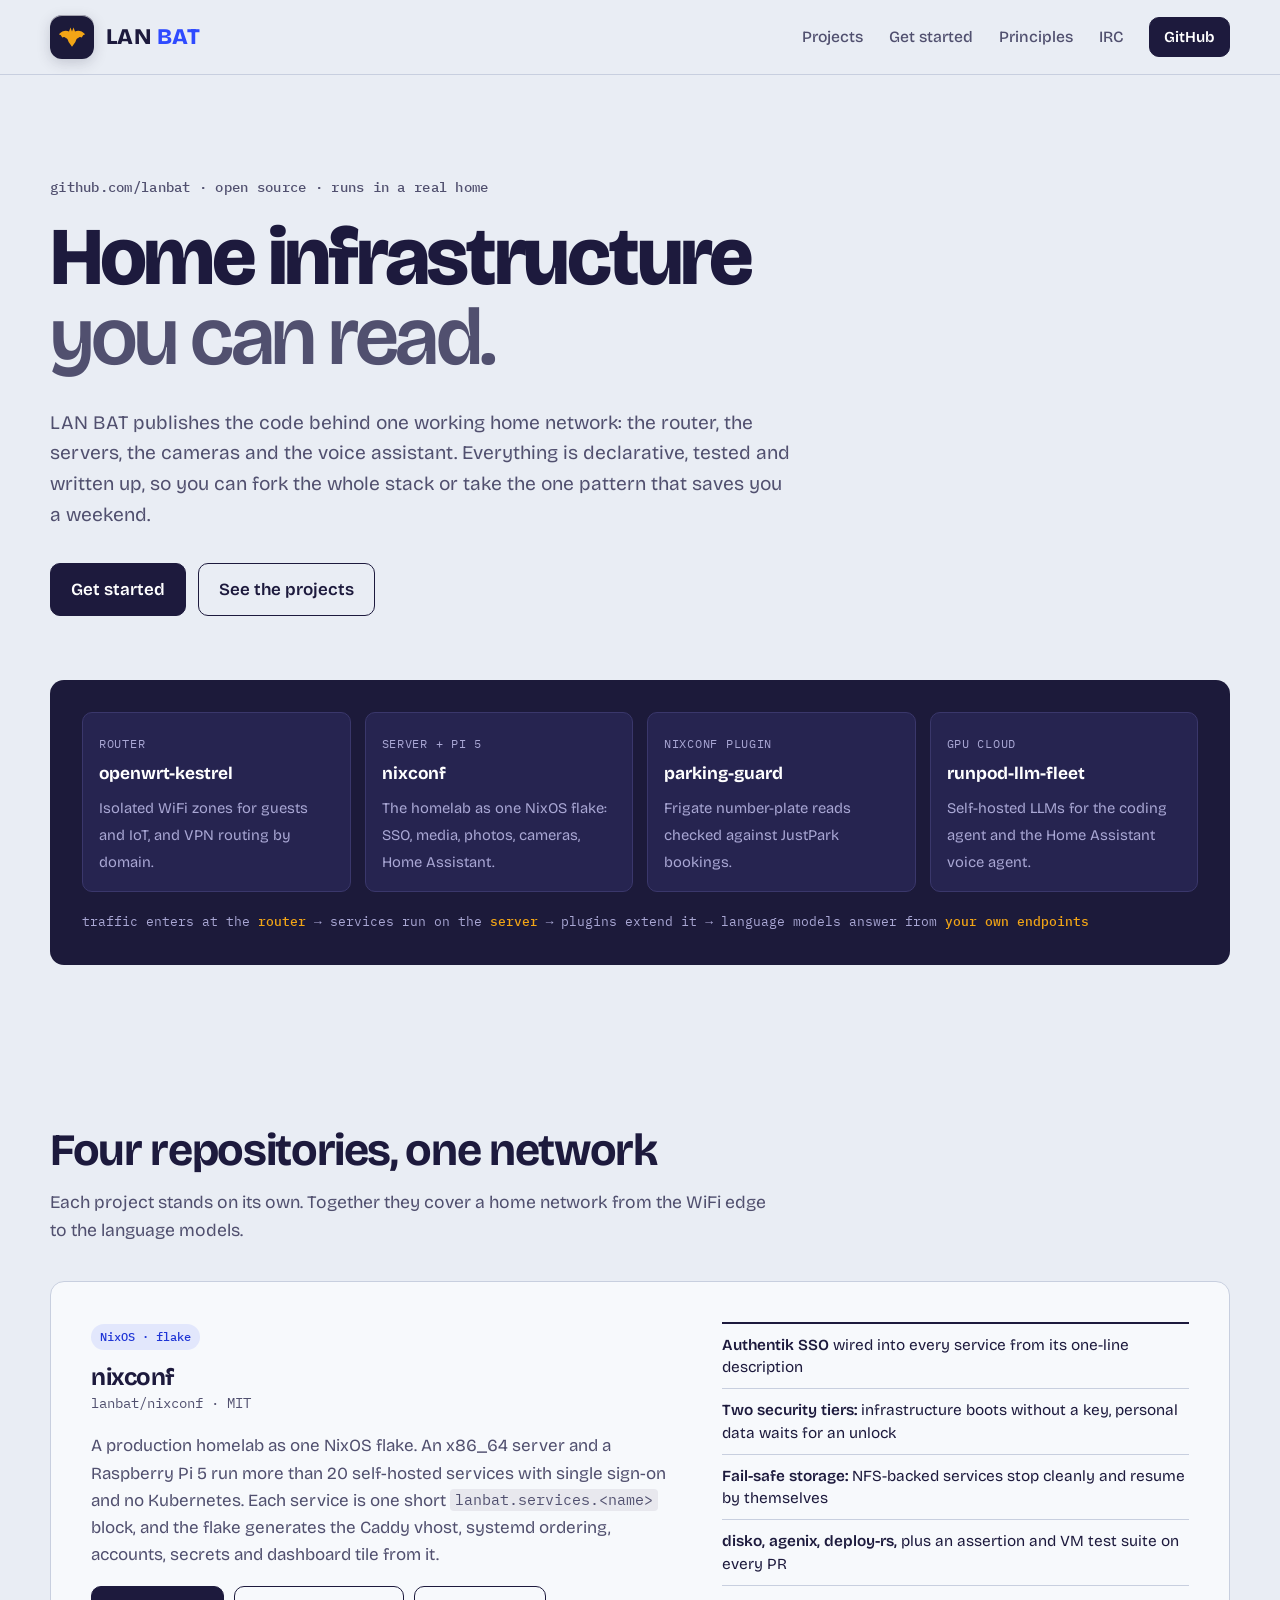
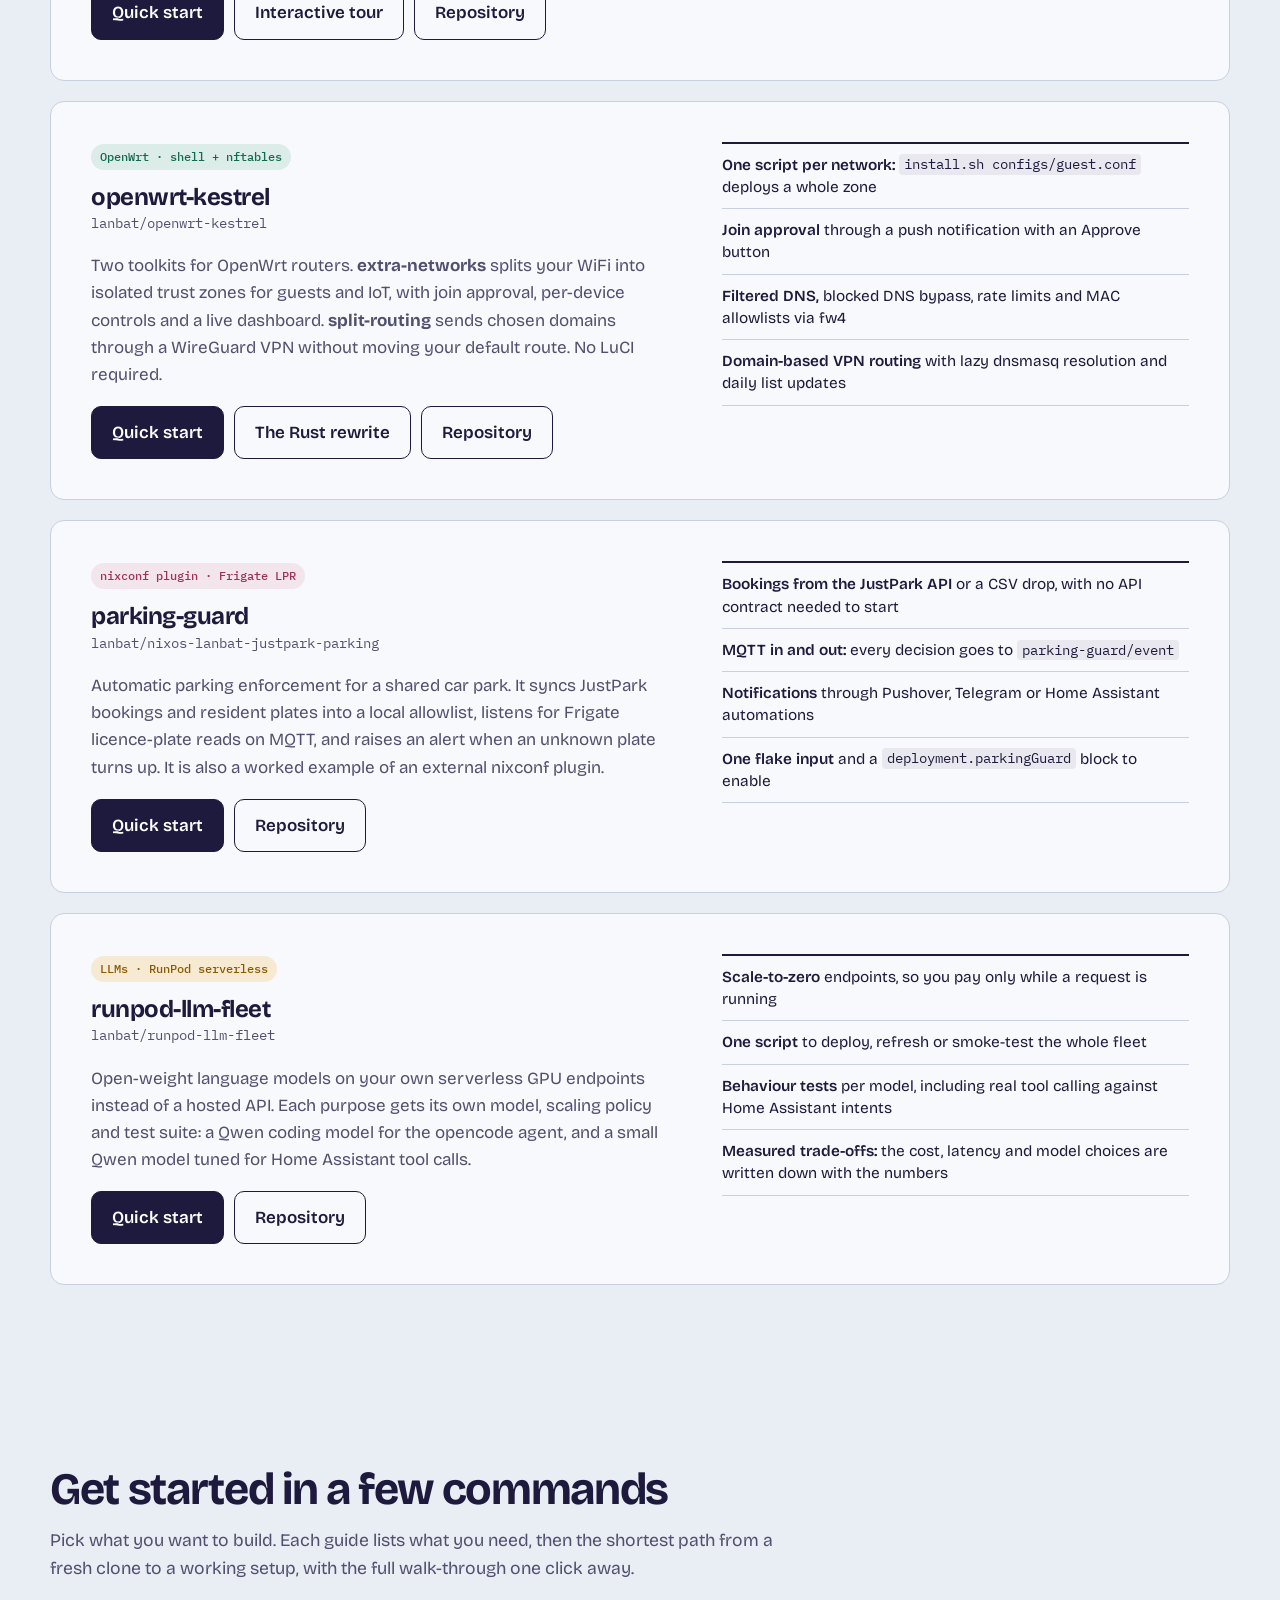
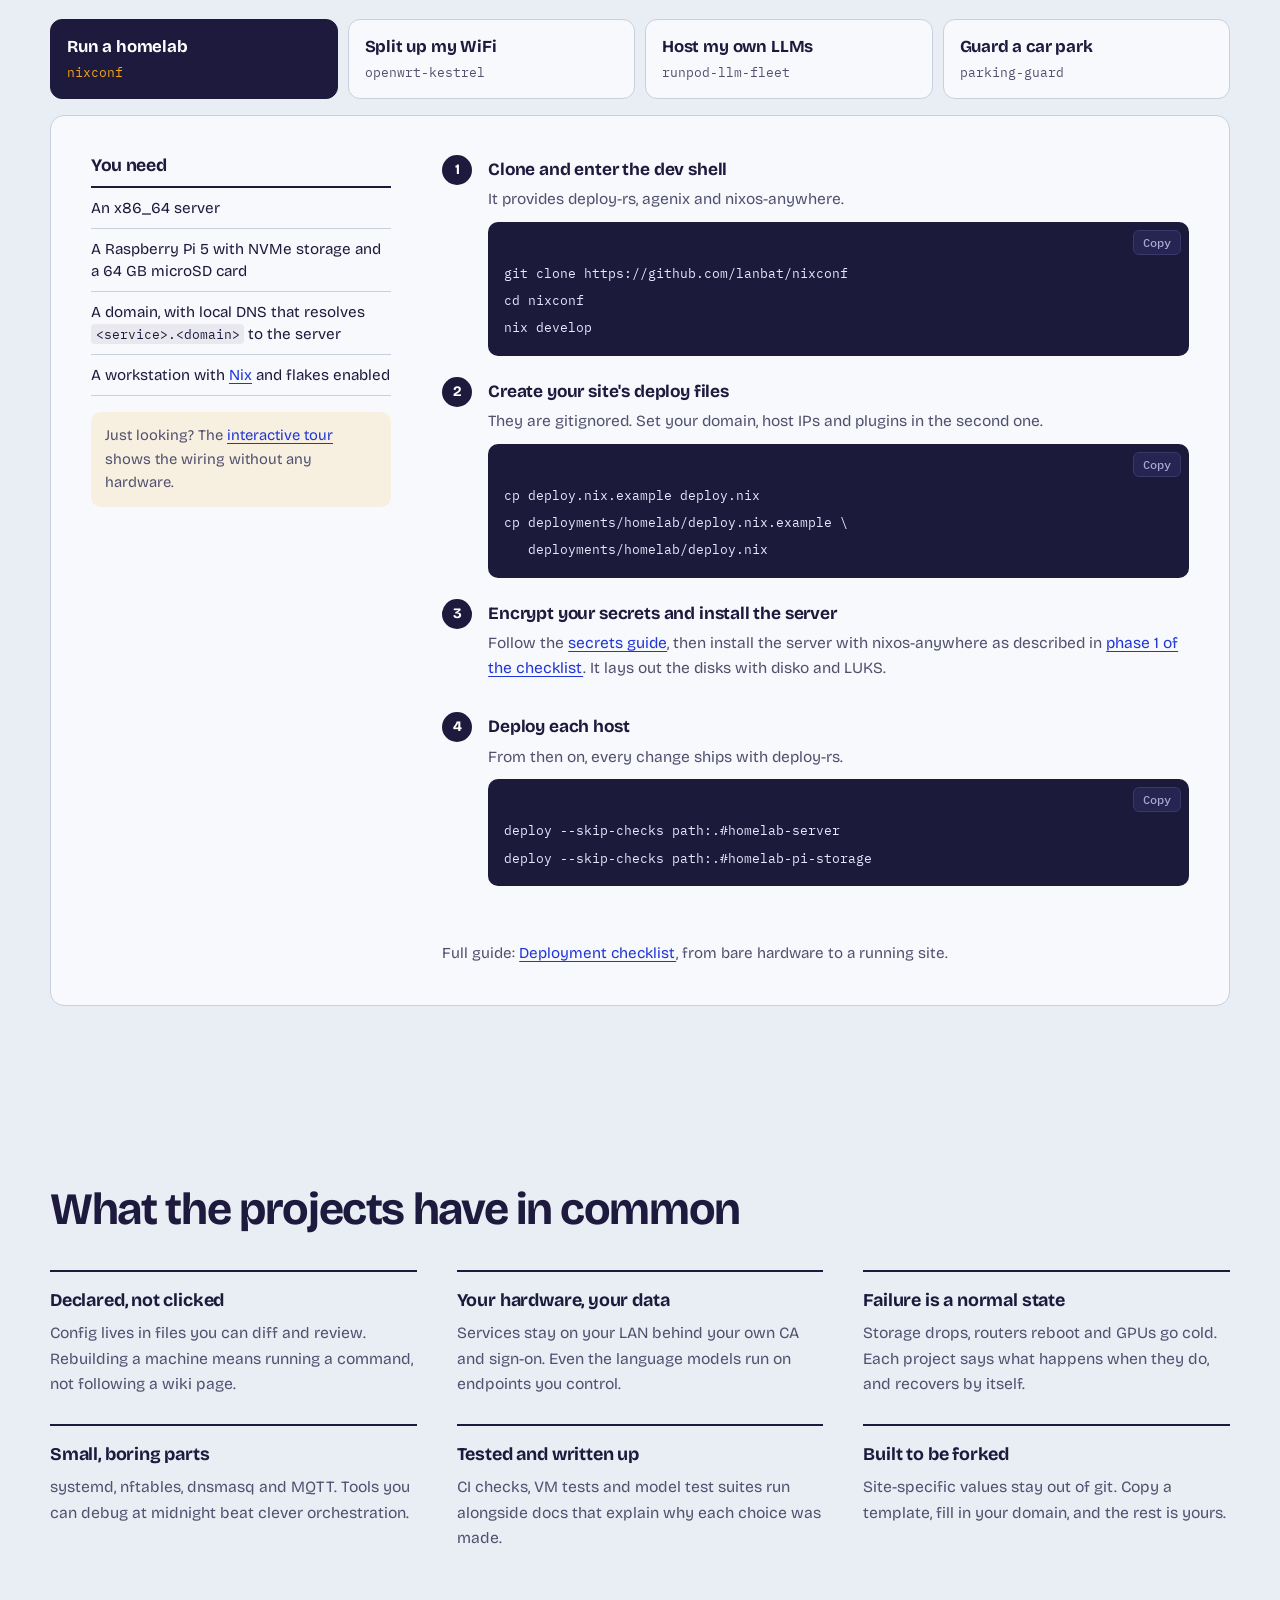
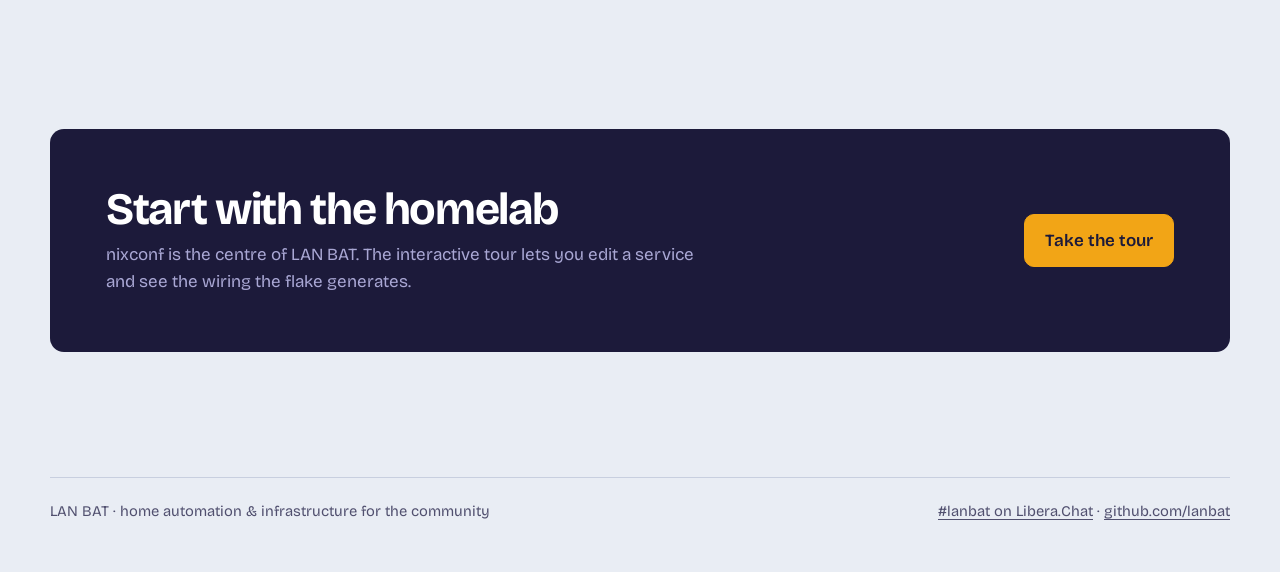
<file: index.html>
<!doctype html>
<html lang="en">
<head>
  <meta charset="utf-8">
  <meta name="viewport" content="width=device-width, initial-scale=1">
  <title>LAN BAT: open home infrastructure</title>
  <meta name="description" content="LAN BAT publishes the code behind a real home network: a NixOS homelab flake, OpenWrt router toolkits, a Frigate parking-enforcement plugin and a self-hosted LLM fleet. Read it, fork it, borrow the patterns.">
  <meta name="theme-color" content="#e9edf4">
  <link rel="icon" href="assets/favicon.svg" type="image/svg+xml">
  <link rel="canonical" href="https://lanbat.github.io/">

  <meta property="og:type" content="website">
  <meta property="og:title" content="LAN BAT: open home infrastructure">
  <meta property="og:description" content="A NixOS homelab, OpenWrt router toolkits, a Frigate LPR plugin and a self-hosted LLM fleet, all published as forkable references.">
  <meta property="og:url" content="https://lanbat.github.io/">
  <meta property="og:image" content="https://lanbat.github.io/assets/social.png">
  <meta property="og:image:width" content="1280">
  <meta property="og:image:height" content="640">
  <meta property="og:image:alt" content="LAN BAT: open home infrastructure you can read, fork and borrow from">
  <meta name="twitter:card" content="summary_large_image">

  <link rel="preload" href="assets/fonts/bricolage-grotesque-400-800.woff2" as="font" type="font/woff2" crossorigin>
  <link rel="stylesheet" href="assets/style.css">
</head>
<body>
  <a class="skip" href="#main">Skip to content</a>

  <header class="top">
    <div class="wrap top__row">
      <a class="mark" href="#top" aria-label="LAN BAT, top of page">
        <span class="mark__tile" aria-hidden="true"><svg viewBox="0 0 32 32" width="30" height="30"><path fill="currentColor" d="M16 10 17.6 5.8 19.2 10.2C22.5 8.6 26.5 9.4 30 13Q27.6 13.2 26.4 16.6Q24.2 15 22.4 17.4Q21 16.6 19.6 21.4L16 26.5 12.4 21.4Q11 16.6 9.6 17.4Q7.8 15 5.6 16.6Q4.4 13.2 2 13C5.5 9.4 9.5 8.6 12.8 10.2L14.4 5.8Z"/></svg></span>
        <span>LAN <span class="mark__b">BAT</span></span>
      </a>
      <nav class="top__nav" aria-label="Sections">
        <a href="#projects">Projects</a>
        <a href="#start">Get started</a>
        <a href="#principles">Principles</a>
        <a href="https://web.libera.chat/#lanbat">IRC</a>
        <a class="btn btn--small" href="https://github.com/lanbat">GitHub</a>
      </nav>
    </div>
  </header>

  <main id="main">
    <section class="hero" id="top">
      <div class="wrap">
        <p class="eyebrow">github.com/lanbat · open source · runs in a real home</p>
        <h1>Home infrastructure <span class="dim">you can read.</span></h1>
        <p class="lead">
          LAN BAT publishes the code behind one working home network: the router, the servers, the
          cameras and the voice assistant. Everything is declarative, tested and written up, so you
          can fork the whole stack or take the one pattern that saves you a weekend.
        </p>
        <div class="cta">
          <a class="btn" href="#start">Get started</a>
          <a class="btn btn--ghost" href="#projects">See the projects</a>
                  </div>

        <div class="map" aria-label="How the projects fit together">
          <a class="map__node" href="#kestrel">
            <span class="map__where">Router</span>
            <span class="map__name">openwrt-kestrel</span>
            <span class="map__does">Isolated WiFi zones for guests and IoT, and VPN routing by domain.</span>
          </a>
          <a class="map__node" href="#nixconf">
            <span class="map__where">Server + Pi 5</span>
            <span class="map__name">nixconf</span>
            <span class="map__does">The homelab as one NixOS flake: SSO, media, photos, cameras, Home Assistant.</span>
          </a>
          <a class="map__node" href="#parking">
            <span class="map__where">nixconf plugin</span>
            <span class="map__name">parking-guard</span>
            <span class="map__does">Frigate number-plate reads checked against JustPark bookings.</span>
          </a>
          <a class="map__node" href="#fleet">
            <span class="map__where">GPU cloud</span>
            <span class="map__name">runpod-llm-fleet</span>
            <span class="map__does">Self-hosted LLMs for the coding agent and the Home Assistant voice agent.</span>
          </a>
          <p class="map__caption">traffic enters at the <b>router</b> → services run on the <b>server</b> → plugins extend it → language models answer from <b>your own endpoints</b></p>
        </div>
      </div>
    </section>

    <section class="section" id="projects" aria-labelledby="projects-h">
      <div class="wrap">
        <div class="section__head">
          <h2 id="projects-h">Four repositories, one network</h2>
          <p>Each project stands on its own. Together they cover a home network from the WiFi edge to the language models.</p>
        </div>

        <div class="projects">
          <article class="proj" id="nixconf" aria-labelledby="nixconf-h">
            <div>
              <span class="proj__tag proj__tag--cobalt">NixOS · flake</span>
              <h3 id="nixconf-h">nixconf</h3>
              <p class="proj__repo">lanbat/nixconf · MIT</p>
              <p>
                A production homelab as one NixOS flake. An x86_64 server and a Raspberry Pi 5 run more than
                20 self-hosted services with single sign-on and no Kubernetes. Each service is one short
                <code>lanbat.services.&lt;name&gt;</code> block, and the flake generates the Caddy vhost,
                systemd ordering, accounts, secrets and dashboard tile from it.
              </p>
              <div class="proj__links">
                <a class="btn" href="#start-nixconf" data-tab-link="nixconf">Quick start</a>
                <a class="btn btn--ghost" href="https://lanbat.github.io/nixconf/">Interactive tour</a>
                <a class="btn btn--ghost" href="https://github.com/lanbat/nixconf">Repository</a>
              </div>
            </div>
            <ul>
              <li><b>Authentik SSO</b> wired into every service from its one-line description</li>
              <li><b>Two security tiers:</b> infrastructure boots without a key, personal data waits for an unlock</li>
              <li><b>Fail-safe storage:</b> NFS-backed services stop cleanly and resume by themselves</li>
              <li><b>disko, agenix, deploy-rs,</b> plus an assertion and VM test suite on every PR</li>
            </ul>
          </article>

          <article class="proj" id="kestrel" aria-labelledby="kestrel-h">
            <div>
              <span class="proj__tag proj__tag--moss">OpenWrt · shell + nftables</span>
              <h3 id="kestrel-h">openwrt-kestrel</h3>
              <p class="proj__repo">lanbat/openwrt-kestrel</p>
              <p>
                Two toolkits for OpenWrt routers. <strong>extra-networks</strong> splits your WiFi into isolated
                trust zones for guests and IoT, with join approval, per-device controls and a live
                dashboard. <strong>split-routing</strong> sends chosen domains through a WireGuard VPN without
                moving your default route. No LuCI required.
              </p>
              <div class="proj__links">
                <a class="btn" href="#start-kestrel" data-tab-link="kestrel">Quick start</a>
                <a class="btn btn--ghost" href="kestrel/">The Rust rewrite</a>
                <a class="btn btn--ghost" href="https://github.com/lanbat/openwrt-kestrel">Repository</a>
              </div>
            </div>
            <ul>
              <li><b>One script per network:</b> <code>install.sh configs/guest.conf</code> deploys a whole zone</li>
              <li><b>Join approval</b> through a push notification with an Approve button</li>
              <li><b>Filtered DNS,</b> blocked DNS bypass, rate limits and MAC allowlists via fw4</li>
              <li><b>Domain-based VPN routing</b> with lazy dnsmasq resolution and daily list updates</li>
            </ul>
          </article>

          <article class="proj" id="parking" aria-labelledby="parking-h">
            <div>
              <span class="proj__tag proj__tag--rose">nixconf plugin · Frigate LPR</span>
              <h3 id="parking-h">parking-guard</h3>
              <p class="proj__repo">lanbat/nixos-lanbat-justpark-parking</p>
              <p>
                Automatic parking enforcement for a shared car park. It syncs JustPark bookings and resident
                plates into a local allowlist, listens for Frigate licence-plate reads on MQTT, and raises an
                alert when an unknown plate turns up. It is also a worked example of an external nixconf plugin.
              </p>
              <div class="proj__links">
                <a class="btn" href="#start-parking" data-tab-link="parking">Quick start</a>
                <a class="btn btn--ghost" href="https://github.com/lanbat/nixos-lanbat-justpark-parking">Repository</a>
              </div>
            </div>
            <ul>
              <li><b>Bookings from the JustPark API</b> or a CSV drop, with no API contract needed to start</li>
              <li><b>MQTT in and out:</b> every decision goes to <code>parking-guard/event</code></li>
              <li><b>Notifications</b> through Pushover, Telegram or Home Assistant automations</li>
              <li><b>One flake input</b> and a <code>deployment.parkingGuard</code> block to enable</li>
            </ul>
          </article>

          <article class="proj" id="fleet" aria-labelledby="fleet-h">
            <div>
              <span class="proj__tag proj__tag--amber">LLMs · RunPod serverless</span>
              <h3 id="fleet-h">runpod-llm-fleet</h3>
              <p class="proj__repo">lanbat/runpod-llm-fleet</p>
              <p>
                Open-weight language models on your own serverless GPU endpoints instead of a hosted API. Each
                purpose gets its own model, scaling policy and test suite: a Qwen coding model for the opencode
                agent, and a small Qwen model tuned for Home Assistant tool calls.
              </p>
              <div class="proj__links">
                <a class="btn" href="#start-fleet" data-tab-link="fleet">Quick start</a>
                <a class="btn btn--ghost" href="https://github.com/lanbat/runpod-llm-fleet">Repository</a>
              </div>
            </div>
            <ul>
              <li><b>Scale-to-zero</b> endpoints, so you pay only while a request is running</li>
              <li><b>One script</b> to deploy, refresh or smoke-test the whole fleet</li>
              <li><b>Behaviour tests</b> per model, including real tool calling against Home Assistant intents</li>
              <li><b>Measured trade-offs:</b> the cost, latency and model choices are written down with the numbers</li>
            </ul>
          </article>
        </div>
      </div>
    </section>

    <section class="section" id="start" aria-labelledby="start-h">
      <div class="wrap">
        <div class="section__head">
          <h2 id="start-h">Get started in a few commands</h2>
          <p>Pick what you want to build. Each guide lists what you need, then the shortest path from a fresh clone to a working setup, with the full walk-through one click away.</p>
        </div>

        <div class="start" data-tabs>
          <div class="start__tabs" role="tablist" aria-label="Choose a project">
            <button role="tab" id="tab-nixconf" aria-controls="start-nixconf" aria-selected="true"><span class="start__goal">Run a homelab</span><span class="start__proj">nixconf</span></button>
            <button role="tab" id="tab-kestrel" aria-controls="start-kestrel" aria-selected="false" tabindex="-1"><span class="start__goal">Split up my WiFi</span><span class="start__proj">openwrt-kestrel</span></button>
            <button role="tab" id="tab-fleet" aria-controls="start-fleet" aria-selected="false" tabindex="-1"><span class="start__goal">Host my own LLMs</span><span class="start__proj">runpod-llm-fleet</span></button>
            <button role="tab" id="tab-parking" aria-controls="start-parking" aria-selected="false" tabindex="-1"><span class="start__goal">Guard a car park</span><span class="start__proj">parking-guard</span></button>
          </div>

          <!-- nixconf -->
          <div class="start__panel" role="tabpanel" id="start-nixconf" aria-labelledby="tab-nixconf" tabindex="0">
            <div class="need">
              <h3>You need</h3>
              <ul>
                <li>An x86_64 server</li>
                <li>A Raspberry Pi 5 with NVMe storage and a 64 GB microSD card</li>
                <li>A domain, with local DNS that resolves <code>&lt;service&gt;.&lt;domain&gt;</code> to the server</li>
                <li>A workstation with <a href="https://nixos.org/download/">Nix</a> and flakes enabled</li>
              </ul>
              <p class="need__tip">Just looking? The <a href="https://lanbat.github.io/nixconf/">interactive tour</a> shows the wiring without any hardware.</p>
            </div>
            <ol class="steps">
              <li>
                <h4>Clone and enter the dev shell</h4>
                <p>It provides deploy-rs, agenix and nixos-anywhere.</p>
                <div class="code"><button class="copy" type="button" data-copy>Copy</button><pre><code>git clone https://github.com/lanbat/nixconf
cd nixconf
nix develop</code></pre></div>
              </li>
              <li>
                <h4>Create your site's deploy files</h4>
                <p>They are gitignored. Set your domain, host IPs and plugins in the second one.</p>
                <div class="code"><button class="copy" type="button" data-copy>Copy</button><pre><code>cp deploy.nix.example deploy.nix
cp deployments/homelab/deploy.nix.example \
   deployments/homelab/deploy.nix</code></pre></div>
              </li>
              <li>
                <h4>Encrypt your secrets and install the server</h4>
                <p>Follow the <a href="https://github.com/lanbat/nixconf/blob/master/secrets/README.md">secrets guide</a>, then install the server with nixos-anywhere as described in <a href="https://github.com/lanbat/nixconf/blob/master/docs/deployment-checklist.md">phase 1 of the checklist</a>. It lays out the disks with disko and LUKS.</p>
              </li>
              <li>
                <h4>Deploy each host</h4>
                <p>From then on, every change ships with deploy-rs.</p>
                <div class="code"><button class="copy" type="button" data-copy>Copy</button><pre><code>deploy --skip-checks path:.#homelab-server
deploy --skip-checks path:.#homelab-pi-storage</code></pre></div>
              </li>
            </ol>
            <p class="more">Full guide: <a href="https://github.com/lanbat/nixconf/blob/master/docs/deployment-checklist.md">Deployment checklist</a>, from bare hardware to a running site.</p>
          </div>

          <!-- kestrel -->
          <div class="start__panel" role="tabpanel" id="start-kestrel" aria-labelledby="tab-kestrel" tabindex="0">
            <div class="need">
              <h3>You need</h3>
              <ul>
                <li>A router running OpenWrt with fw4 / nftables</li>
                <li>SSH access to it as root</li>
                <li>For split-routing, a WireGuard VPN provider such as Mullvad</li>
              </ul>
              <p class="need__tip">No LuCI needed. Everything installs from shell scripts and survives <code>sysupgrade</code>.</p>
            </div>
            <ol class="steps">
              <li>
                <h4>Clone onto the router</h4>
                <div class="code"><button class="copy" type="button" data-copy>Copy</button><pre><code>git clone https://github.com/lanbat/openwrt-kestrel /root/openwrt-router
cd /root/openwrt-router</code></pre></div>
              </li>
              <li>
                <h4>Describe a network</h4>
                <p>Each network is one config file. Set at least <code>WIFI_KEY</code>, <code>SSID</code> and <code>SUBNET</code>.</p>
                <div class="code"><button class="copy" type="button" data-copy>Copy</button><pre><code>cp extra-networks/configs/guest.conf.example \
   extra-networks/configs/guest.conf
vi extra-networks/configs/guest.conf</code></pre></div>
              </li>
              <li>
                <h4>Install it</h4>
                <p>This creates the subnet, firewall zone, filtered DNS, rate limits and dashboard. Repeat for <code>untrusted.conf</code> to isolate IoT devices.</p>
                <div class="code"><button class="copy" type="button" data-copy>Copy</button><pre><code>sh extra-networks/install.sh extra-networks/configs/guest.conf</code></pre></div>
              </li>
              <li>
                <h4>Optional: route chosen domains through a VPN</h4>
                <p>Put your tiers and domain lists in <code>/etc/split-routing/</code>, then run the installer.</p>
                <div class="code"><button class="copy" type="button" data-copy>Copy</button><pre><code>sh split-routing/install.sh</code></pre></div>
              </li>
            </ol>
            <p class="more">Full guides: <a href="https://github.com/lanbat/openwrt-kestrel/blob/main/extra-networks/README.md">extra-networks</a> · <a href="https://github.com/lanbat/openwrt-kestrel/blob/main/split-routing/docs/mullvad-routing.md">split-routing</a> · <a href="https://github.com/lanbat/openwrt-kestrel/blob/main/split-routing/docs/troubleshooting.md">troubleshooting</a></p>
          </div>

          <!-- fleet -->
          <div class="start__panel" role="tabpanel" id="start-fleet" aria-labelledby="tab-fleet" tabindex="0">
            <div class="need">
              <h3>You need</h3>
              <ul>
                <li>A <a href="https://www.runpod.io/">RunPod</a> account and API key</li>
                <li><code>curl</code>, <code>python3</code>, <code>sqlite3</code> and <code>npm</code></li>
              </ul>
              <p class="need__tip">Endpoints scale to zero, so you pay only while a request is running. The first request after an idle period waits for a cold start.</p>
            </div>
            <ol class="steps">
              <li>
                <h4>Clone and store your key</h4>
                <div class="code"><button class="copy" type="button" data-copy>Copy</button><pre><code>git clone https://github.com/lanbat/runpod-llm-fleet
cd runpod-llm-fleet
mkdir -p ~/.config/envman
echo 'export RUNPOD_API_KEY="rpa_..."' > ~/.config/envman/RUNPOD.env</code></pre></div>
              </li>
              <li>
                <h4>Deploy the fleet</h4>
                <p>This deploys or refreshes both endpoints, installs the opencode config and runs smoke tests. Use <code>coding</code> for the coding endpoint only.</p>
                <div class="code"><button class="copy" type="button" data-copy>Copy</button><pre><code>./scripts/deploy-fleet.sh all</code></pre></div>
              </li>
              <li>
                <h4>Point opencode at it</h4>
                <div class="code"><button class="copy" type="button" data-copy>Copy</button><pre><code>npm install -g @opencode/cli
./scripts/setup-opencode.sh
./scripts/validate-opencode.sh</code></pre></div>
              </li>
              <li>
                <h4>Optional: give Home Assistant a voice</h4>
                <p>Install the <a href="https://github.com/jekalmin/extended_openai_conversation">extended_openai_conversation</a> integration and copy the settings from <code>models/home-assistant/ha-integration.yaml</code>.</p>
              </li>
            </ol>
            <p class="more">Full guides: <a href="https://github.com/lanbat/runpod-llm-fleet/blob/main/docs/opencode-setup.md">opencode setup</a> · <a href="https://github.com/lanbat/runpod-llm-fleet/blob/main/docs/runpod-setup.md">new RunPod endpoint</a></p>
          </div>

          <!-- parking -->
          <div class="start__panel" role="tabpanel" id="start-parking" aria-labelledby="tab-parking" tabindex="0">
            <div class="need">
              <h3>You need</h3>
              <ul>
                <li>A <a href="#start-nixconf" data-tab-link="nixconf">nixconf</a> server with the services plugin (Frigate, Mosquitto, Home Assistant)</li>
                <li>A camera on the car park with Frigate licence-plate recognition</li>
                <li>Your JustPark site ID. API access is optional: a CSV export works too</li>
              </ul>
            </div>
            <ol class="steps">
              <li>
                <h4>Add the flake input</h4>
                <p>In your nixconf <code>flake.nix</code>:</p>
                <div class="code"><button class="copy" type="button" data-copy>Copy</button><pre><code>inputs.lanbat-justpark-parking.url = "github:lanbat/nixos-lanbat-justpark-parking";
inputs.lanbat-justpark-parking.inputs.nixpkgs.follows = "nixpkgs";</code></pre></div>
              </li>
              <li>
                <h4>Enable the plugin and describe your site</h4>
                <p>In <code>deployments/homelab/deploy.nix</code>:</p>
                <div class="code"><button class="copy" type="button" data-copy>Copy</button><pre><code>hosts.server.plugins = [
  inputs.self.lanbatPlugins.services
  inputs.lanbat-justpark-parking.lanbatPlugin
];

deployment.parkingGuard = {
  siteId = "YOUR_JUSTPARK_SITE_ID";
  cameras = [ "c1" ];
  graceMinutes = 5;
  cooldownMinutes = 30;
};</code></pre></div>
              </li>
              <li>
                <h4>Add secrets and deploy</h4>
                <p>Create <code>parking-guard-mqtt-pass.age</code>, and optionally the JustPark and notification secrets, as listed in the <a href="https://github.com/lanbat/nixos-lanbat-justpark-parking/blob/main/secrets/README.md">secrets guide</a>. Then deploy the server.</p>
                <div class="code"><button class="copy" type="button" data-copy>Copy</button><pre><code>deploy --skip-checks path:.#homelab-server</code></pre></div>
              </li>
            </ol>
            <p class="more">Full guides: <a href="https://github.com/lanbat/nixos-lanbat-justpark-parking#readme">README</a> · <a href="https://github.com/lanbat/nixos-lanbat-justpark-parking/blob/main/docs/home-assistant.md">Home Assistant automations</a></p>
          </div>
        </div>
      </div>
    </section>

    <section class="section" id="principles" aria-labelledby="principles-h">
      <div class="wrap">
        <div class="section__head">
          <h2 id="principles-h">What the projects have in common</h2>
        </div>
        <ul class="beliefs">
          <li><h4>Declared, not clicked</h4><p>Config lives in files you can diff and review. Rebuilding a machine means running a command, not following a wiki page.</p></li>
          <li><h4>Your hardware, your data</h4><p>Services stay on your LAN behind your own CA and sign-on. Even the language models run on endpoints you control.</p></li>
          <li><h4>Failure is a normal state</h4><p>Storage drops, routers reboot and GPUs go cold. Each project says what happens when they do, and recovers by itself.</p></li>
          <li><h4>Small, boring parts</h4><p>systemd, nftables, dnsmasq and MQTT. Tools you can debug at midnight beat clever orchestration.</p></li>
          <li><h4>Tested and written up</h4><p>CI checks, VM tests and model test suites run alongside docs that explain why each choice was made.</p></li>
          <li><h4>Built to be forked</h4><p>Site-specific values stay out of git. Copy a template, fill in your domain, and the rest is yours.</p></li>
        </ul>
      </div>
    </section>

    <section class="section">
      <div class="wrap">
        <div class="band">
          <div>
            <h2>Start with the homelab</h2>
            <p>nixconf is the centre of LAN BAT. The interactive tour lets you edit a service and see the wiring the flake generates.</p>
          </div>
          <a class="btn btn--light" href="https://lanbat.github.io/nixconf/">Take the tour</a>
        </div>
      </div>
    </section>
  </main>

  <footer class="foot">
    <div class="wrap foot__row">
      <span>LAN BAT · home automation &amp; infrastructure for the community</span>
      <span><a href="https://web.libera.chat/#lanbat">#lanbat on Libera.Chat</a> · <a href="https://github.com/lanbat">github.com/lanbat</a></span>
    </div>
  </footer>
  <script src="assets/app.js" defer></script>
</body>
</html>
</file>
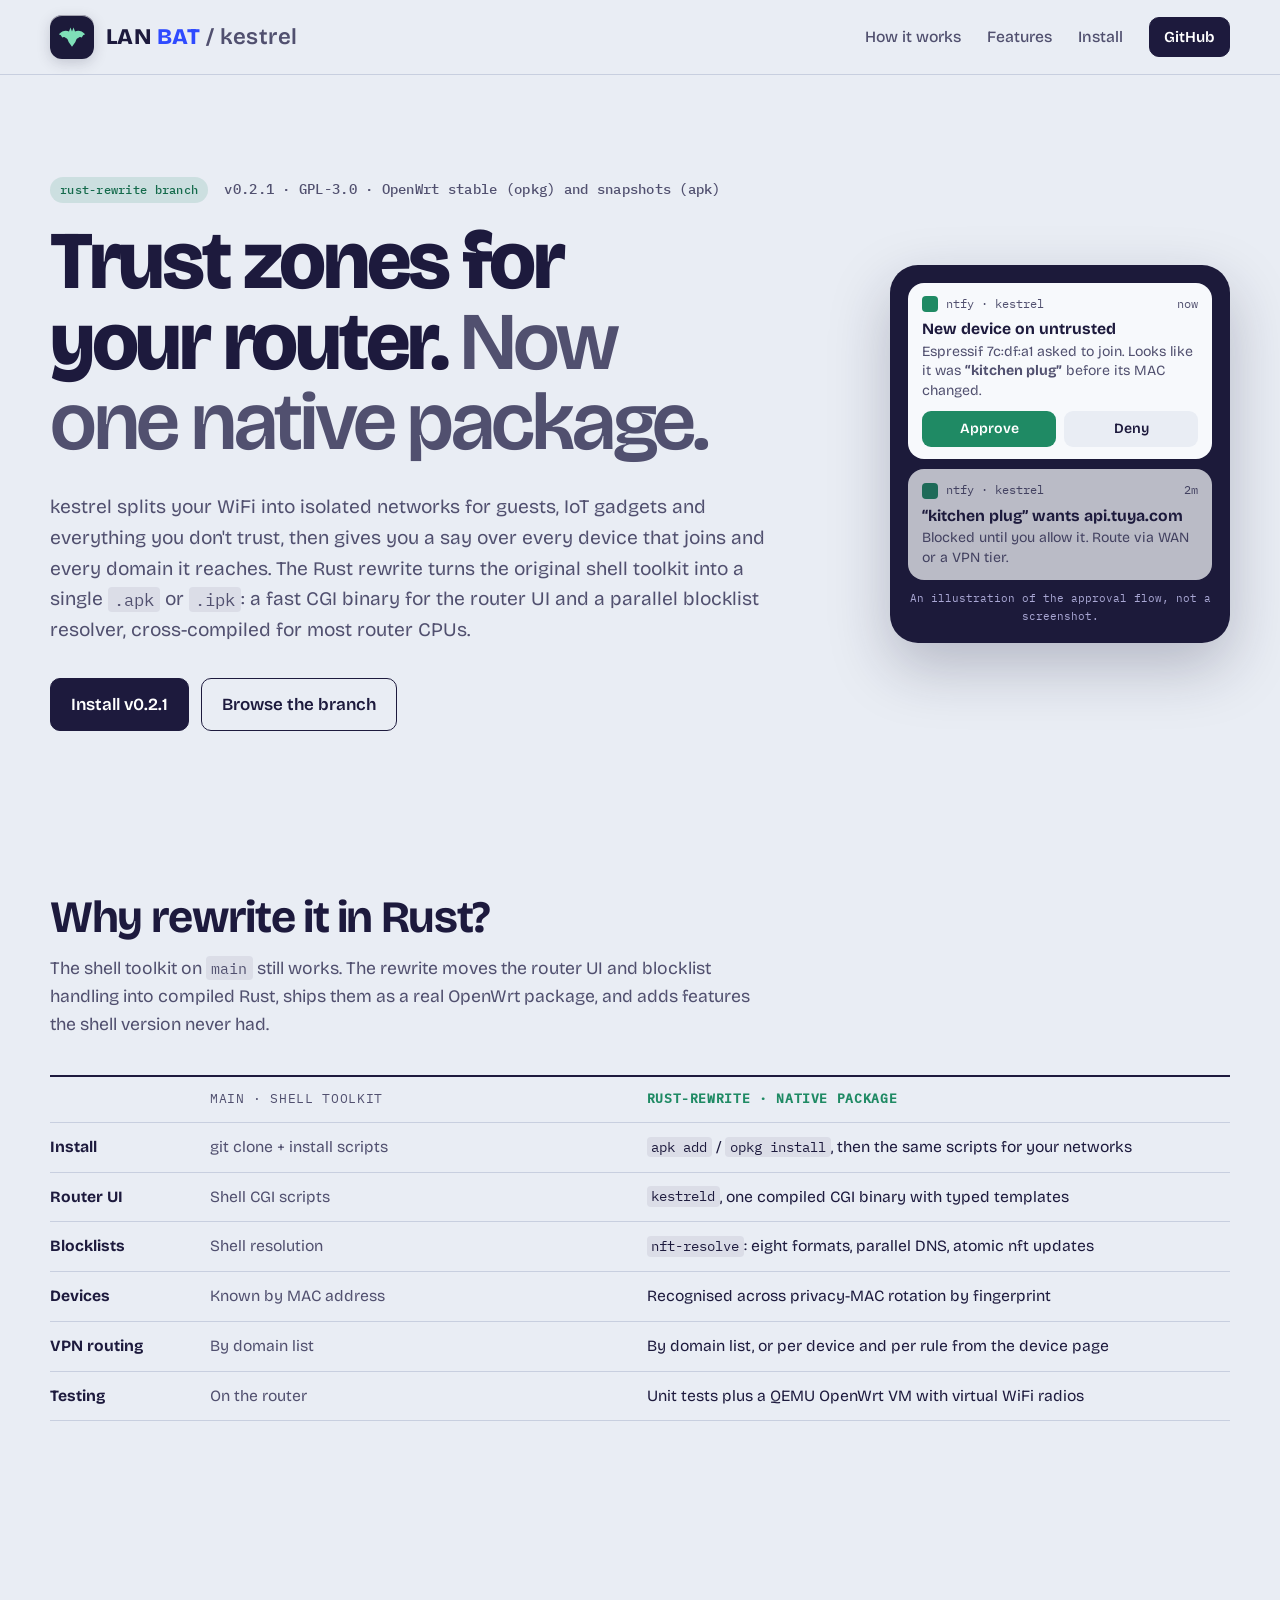
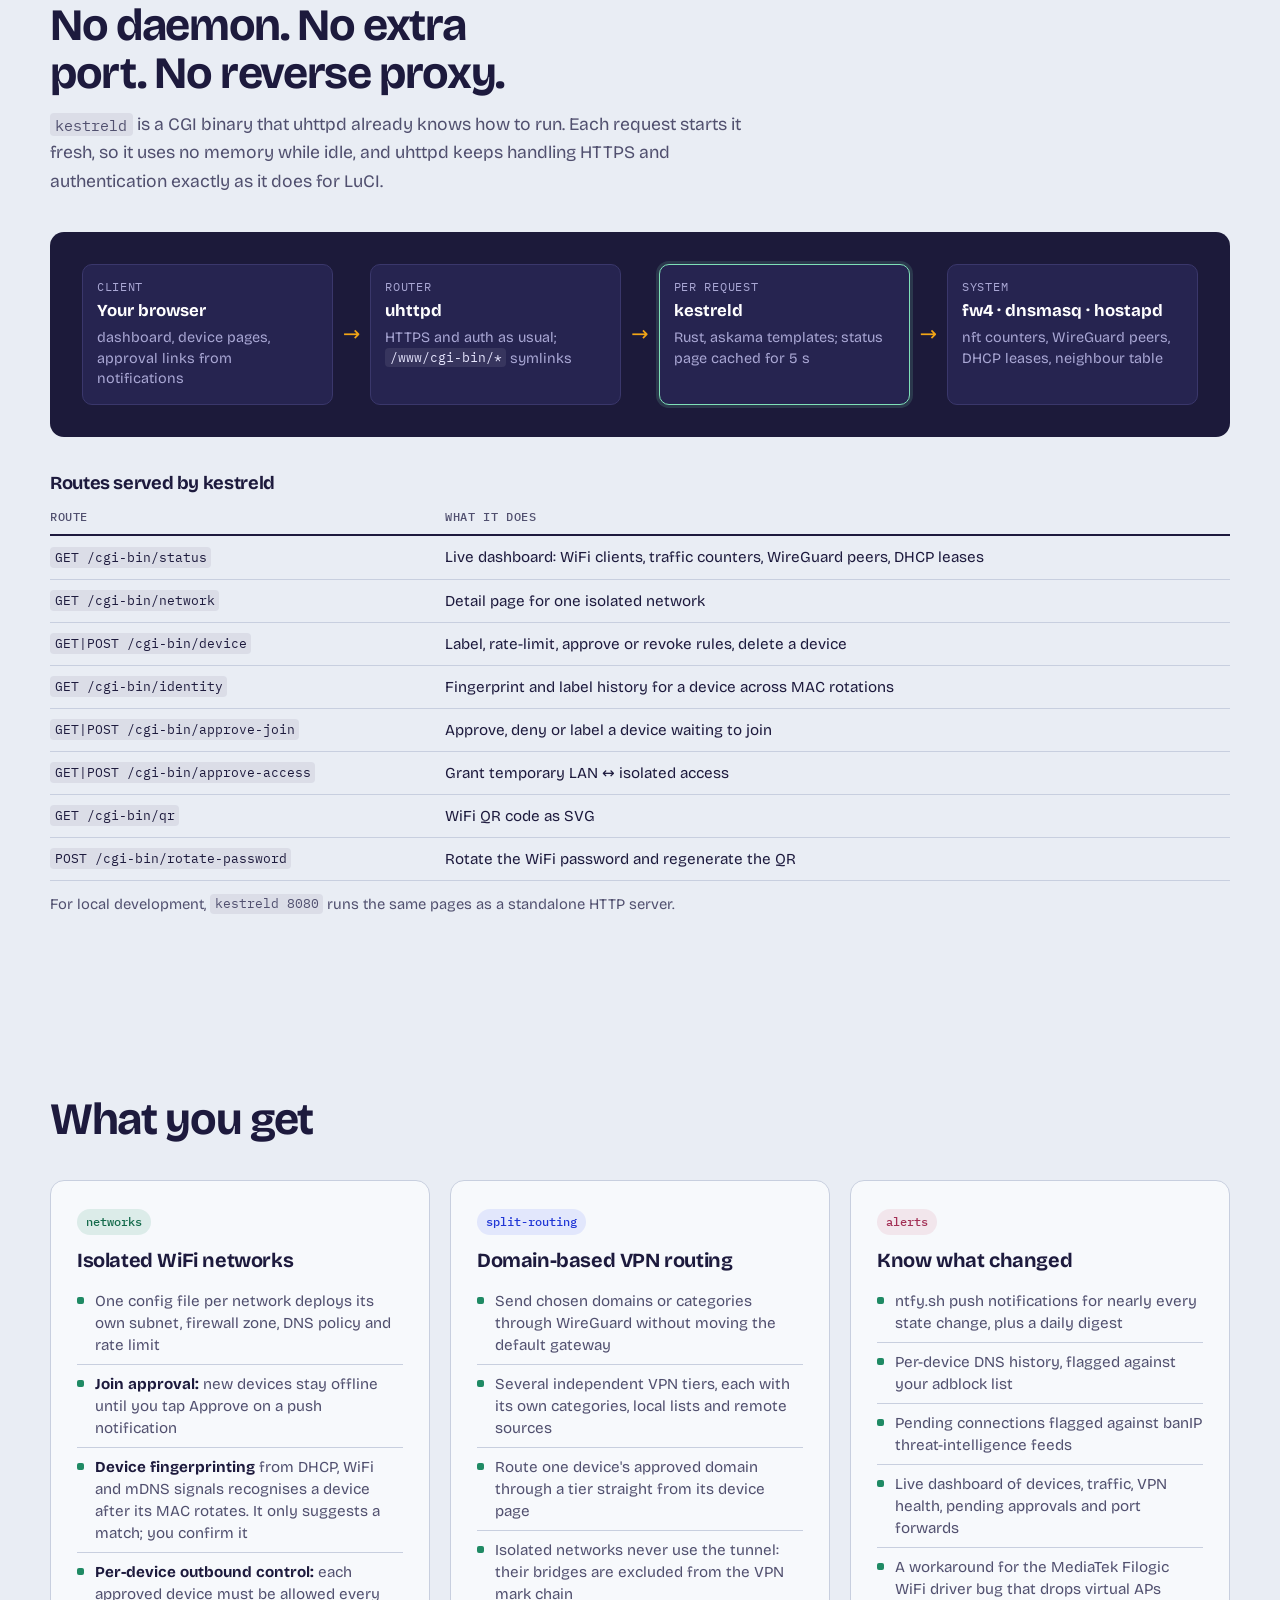
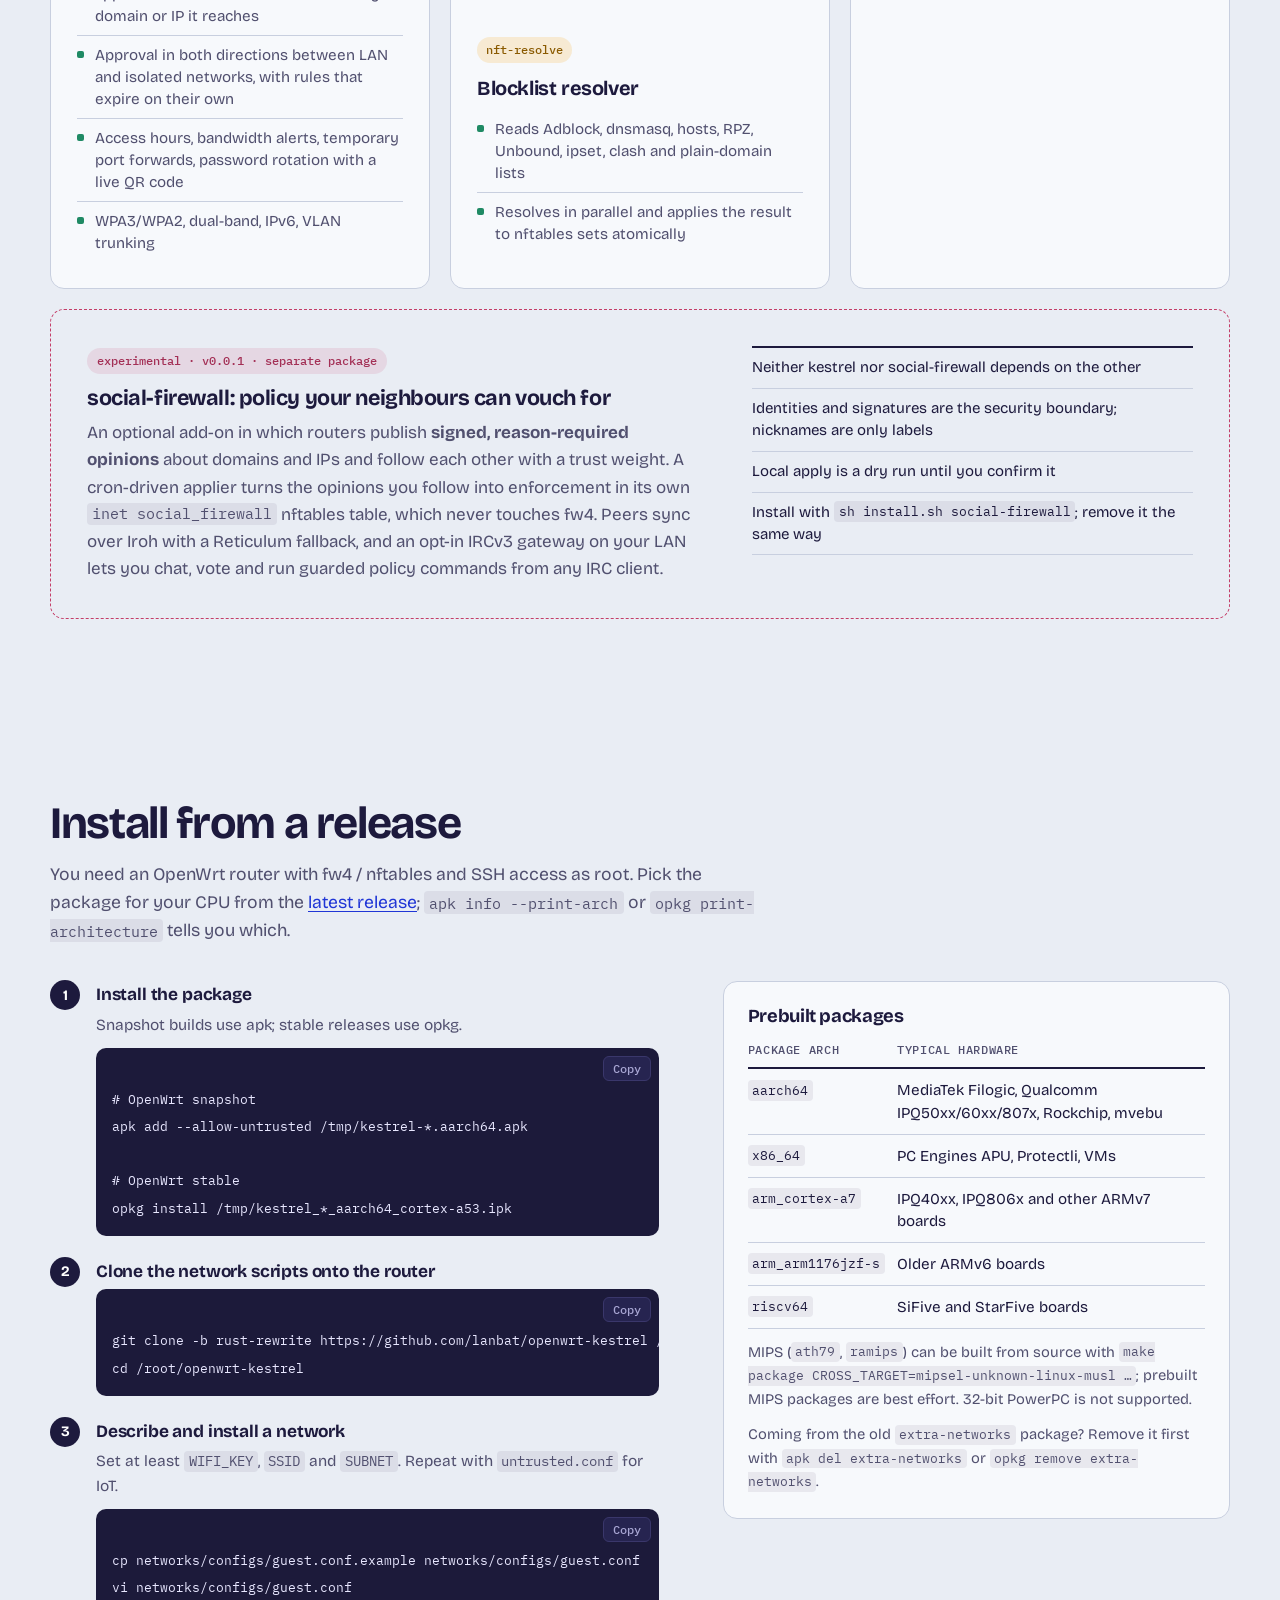
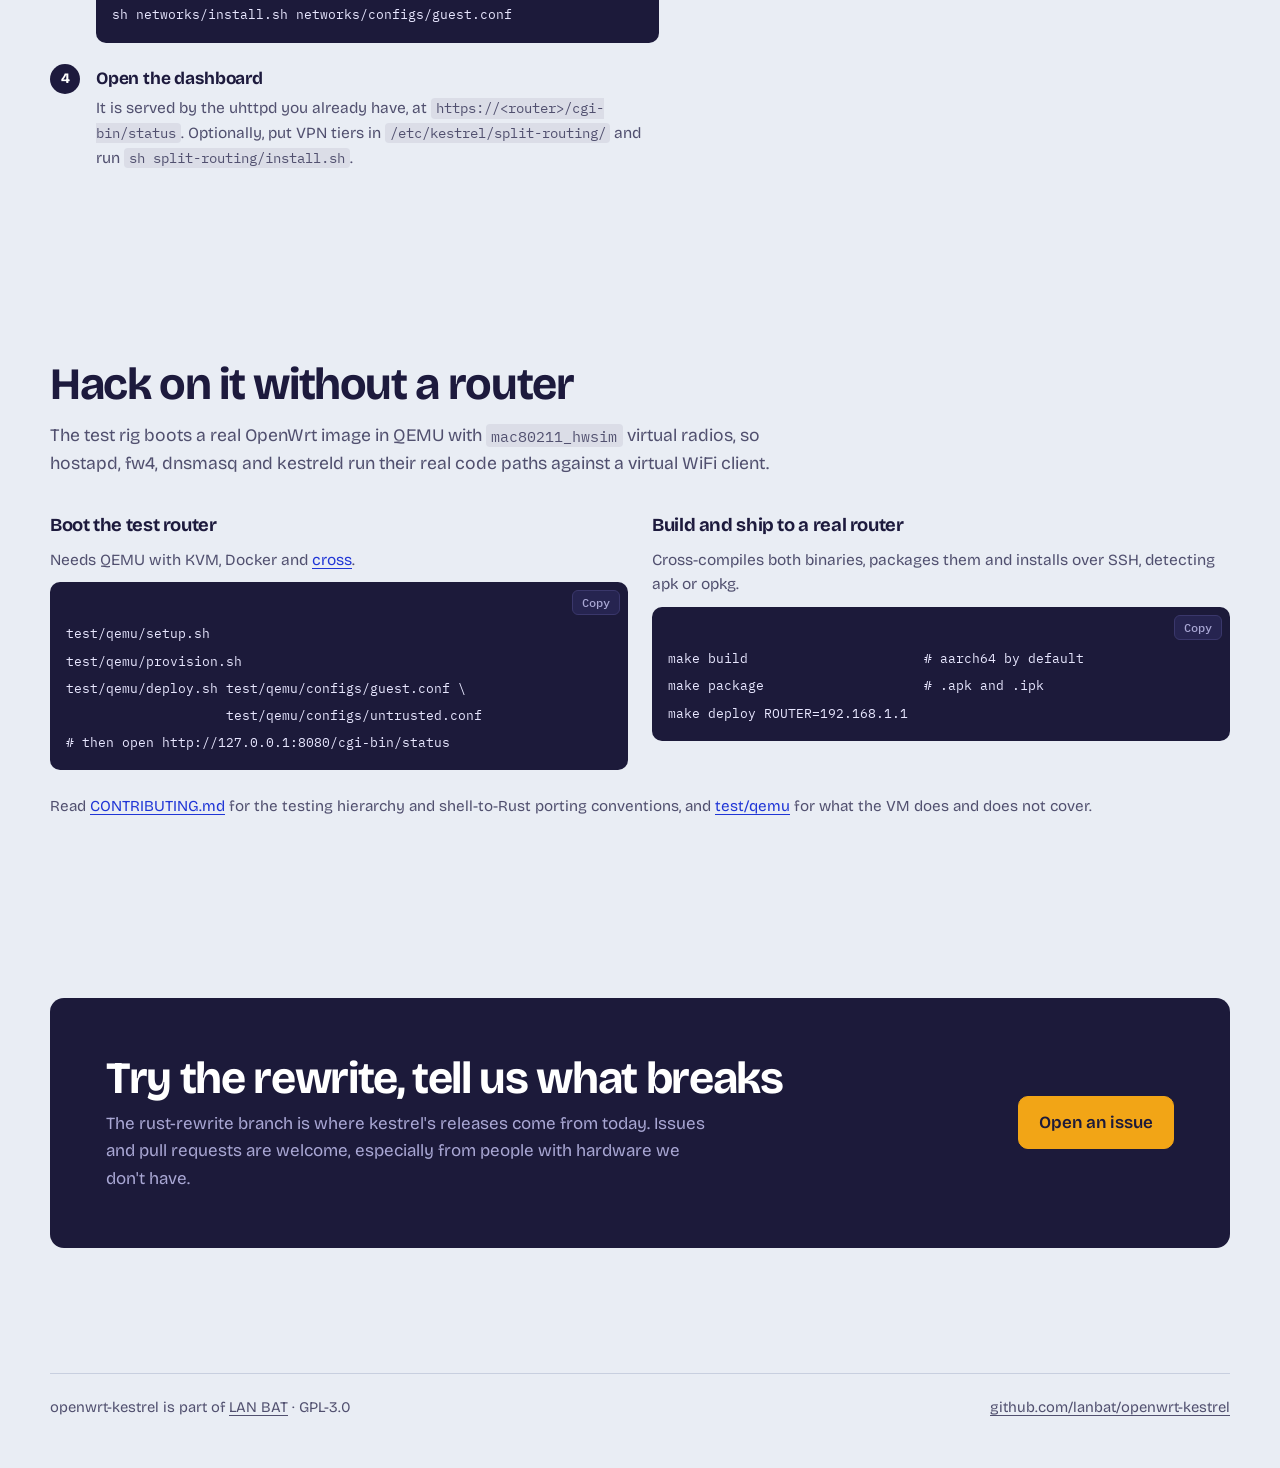
<file: kestrel/index.html>
<!doctype html>
<html lang="en">
<head>
  <meta charset="utf-8">
  <meta name="viewport" content="width=device-width, initial-scale=1">
  <title>kestrel in Rust: native trust zones for OpenWrt</title>
  <meta name="description" content="The Rust rewrite of openwrt-kestrel: isolated WiFi trust zones, join approval, device fingerprinting and per-device VPN routing for OpenWrt, shipped as one native .apk/.ipk package.">
  <meta name="theme-color" content="#e9edf4">
  <link rel="icon" href="../assets/favicon.svg" type="image/svg+xml">
  <link rel="canonical" href="https://lanbat.github.io/kestrel/">

  <meta property="og:type" content="website">
  <meta property="og:title" content="kestrel in Rust: native trust zones for OpenWrt">
  <meta property="og:description" content="One native package for OpenWrt: isolated WiFi zones, join approval, device fingerprinting and domain-based VPN routing. No daemon, no extra port.">
  <meta property="og:url" content="https://lanbat.github.io/kestrel/">
  <meta property="og:image" content="https://lanbat.github.io/kestrel/social.png">
  <meta property="og:image:width" content="1280">
  <meta property="og:image:height" content="640">
  <meta property="og:image:alt" content="kestrel: Wi-Fi trust zones and VPN routing for OpenWrt">
  <meta name="twitter:card" content="summary_large_image">

  <link rel="preload" href="../assets/fonts/bricolage-grotesque-400-800.woff2" as="font" type="font/woff2" crossorigin>
  <link rel="stylesheet" href="../assets/style.css">
  <link rel="stylesheet" href="kestrel.css">
</head>
<body class="k">
  <a class="skip" href="#main">Skip to content</a>

  <header class="top">
    <div class="wrap top__row">
      <a class="mark" href="../" aria-label="LAN BAT home">
        <span class="mark__tile" aria-hidden="true"><svg viewBox="0 0 32 32" width="30" height="30"><path fill="currentColor" d="M16 10 17.6 5.8 19.2 10.2C22.5 8.6 26.5 9.4 30 13Q27.6 13.2 26.4 16.6Q24.2 15 22.4 17.4Q21 16.6 19.6 21.4L16 26.5 12.4 21.4Q11 16.6 9.6 17.4Q7.8 15 5.6 16.6Q4.4 13.2 2 13C5.5 9.4 9.5 8.6 12.8 10.2L14.4 5.8Z"/></svg></span>
        <span>LAN <span class="mark__b">BAT</span><span class="crumb"> / kestrel</span></span>
      </a>
      <nav class="top__nav" aria-label="Sections">
        <a href="#how">How it works</a>
        <a href="#features">Features</a>
        <a href="#install">Install</a>
        <a class="btn btn--small" href="https://github.com/lanbat/openwrt-kestrel/tree/rust-rewrite">GitHub</a>
      </nav>
    </div>
  </header>

  <main id="main">
    <section class="hero">
      <div class="wrap k-hero">
        <div>
          <p class="eyebrow"><span class="pill">rust-rewrite branch</span> v0.2.1 · GPL-3.0 · OpenWrt stable (opkg) and snapshots (apk)</p>
          <h1>Trust zones for your router. <span class="dim">Now one native package.</span></h1>
          <p class="lead">
            kestrel splits your WiFi into isolated networks for guests, IoT gadgets and everything you
            don't trust, then gives you a say over every device that joins and every domain it reaches.
            The Rust rewrite turns the original shell toolkit into a single <code>.apk</code> or
            <code>.ipk</code>: a fast CGI binary for the router UI and a parallel blocklist resolver,
            cross-compiled for most router CPUs.
          </p>
          <div class="cta">
            <a class="btn" href="#install">Install v0.2.1</a>
            <a class="btn btn--ghost" href="https://github.com/lanbat/openwrt-kestrel/tree/rust-rewrite">Browse the branch</a>
          </div>
        </div>

        <figure class="phone" aria-label="Example push notification">
          <div class="note">
            <div class="note__app"><span class="note__icon" aria-hidden="true"></span>ntfy · kestrel<span class="note__time">now</span></div>
            <p class="note__title">New device on <b>untrusted</b></p>
            <p class="note__body">Espressif 7c:df:a1 asked to join. Looks like it was <b>“kitchen plug”</b> before its MAC changed.</p>
            <div class="note__actions"><span class="note__btn note__btn--yes">Approve</span><span class="note__btn">Deny</span></div>
          </div>
          <div class="note note--muted">
            <div class="note__app"><span class="note__icon" aria-hidden="true"></span>ntfy · kestrel<span class="note__time">2m</span></div>
            <p class="note__title">“kitchen plug” wants <b>api.tuya.com</b></p>
            <p class="note__body">Blocked until you allow it. Route via WAN or a VPN tier.</p>
          </div>
          <figcaption>An illustration of the approval flow, not a screenshot.</figcaption>
        </figure>
      </div>
    </section>

    <section class="section k-why" aria-labelledby="why-h">
      <div class="wrap">
        <div class="section__head">
          <h2 id="why-h">Why rewrite it in Rust?</h2>
          <p>The shell toolkit on <code>main</code> still works. The rewrite moves the router UI and blocklist handling into compiled Rust, ships them as a real OpenWrt package, and adds features the shell version never had.</p>
        </div>
        <div class="compare" role="table" aria-label="Shell toolkit compared with the Rust rewrite">
          <div class="compare__row compare__row--head" role="row">
            <span role="columnheader"></span><span role="columnheader">main · shell toolkit</span><span role="columnheader">rust-rewrite · native package</span>
          </div>
          <div class="compare__row" role="row"><span role="rowheader">Install</span><span role="cell">git clone + install scripts</span><span role="cell"><code>apk add</code> / <code>opkg install</code>, then the same scripts for your networks</span></div>
          <div class="compare__row" role="row"><span role="rowheader">Router UI</span><span role="cell">Shell CGI scripts</span><span role="cell"><code>kestreld</code>, one compiled CGI binary with typed templates</span></div>
          <div class="compare__row" role="row"><span role="rowheader">Blocklists</span><span role="cell">Shell resolution</span><span role="cell"><code>nft-resolve</code>: eight formats, parallel DNS, atomic nft updates</span></div>
          <div class="compare__row" role="row"><span role="rowheader">Devices</span><span role="cell">Known by MAC address</span><span role="cell">Recognised across privacy-MAC rotation by fingerprint</span></div>
          <div class="compare__row" role="row"><span role="rowheader">VPN routing</span><span role="cell">By domain list</span><span role="cell">By domain list, or per device and per rule from the device page</span></div>
          <div class="compare__row" role="row"><span role="rowheader">Testing</span><span role="cell">On the router</span><span role="cell">Unit tests plus a QEMU OpenWrt VM with virtual WiFi radios</span></div>
        </div>
      </div>
    </section>

    <section class="section" id="how" aria-labelledby="how-h">
      <div class="wrap">
        <div class="section__head">
          <h2 id="how-h">No daemon. No extra port. No reverse proxy.</h2>
          <p><code>kestreld</code> is a CGI binary that uhttpd already knows how to run. Each request starts it fresh, so it uses no memory while idle, and uhttpd keeps handling HTTPS and authentication exactly as it does for LuCI.</p>
        </div>

        <div class="flow" aria-label="Request flow">
          <div class="flow__node"><span class="flow__k">client</span><b>Your browser</b><span>dashboard, device pages, approval links from notifications</span></div>
          <div class="flow__arrow" aria-hidden="true">→</div>
          <div class="flow__node"><span class="flow__k">router</span><b>uhttpd</b><span>HTTPS and auth as usual; <code>/www/cgi-bin/*</code> symlinks</span></div>
          <div class="flow__arrow" aria-hidden="true">→</div>
          <div class="flow__node flow__node--hot"><span class="flow__k">per request</span><b>kestreld</b><span>Rust, askama templates; status page cached for 5 s</span></div>
          <div class="flow__arrow" aria-hidden="true">→</div>
          <div class="flow__node"><span class="flow__k">system</span><b>fw4 · dnsmasq · hostapd</b><span>nft counters, WireGuard peers, DHCP leases, neighbour table</span></div>
        </div>

        <div class="routes">
          <h3>Routes served by kestreld</h3>
          <table>
            <thead><tr><th scope="col">Route</th><th scope="col">What it does</th></tr></thead>
            <tbody>
              <tr><td><code>GET /cgi-bin/status</code></td><td>Live dashboard: WiFi clients, traffic counters, WireGuard peers, DHCP leases</td></tr>
              <tr><td><code>GET /cgi-bin/network</code></td><td>Detail page for one isolated network</td></tr>
              <tr><td><code>GET|POST /cgi-bin/device</code></td><td>Label, rate-limit, approve or revoke rules, delete a device</td></tr>
              <tr><td><code>GET /cgi-bin/identity</code></td><td>Fingerprint and label history for a device across MAC rotations</td></tr>
              <tr><td><code>GET|POST /cgi-bin/approve-join</code></td><td>Approve, deny or label a device waiting to join</td></tr>
              <tr><td><code>GET|POST /cgi-bin/approve-access</code></td><td>Grant temporary LAN ↔ isolated access</td></tr>
              <tr><td><code>GET /cgi-bin/qr</code></td><td>WiFi QR code as SVG</td></tr>
              <tr><td><code>POST /cgi-bin/rotate-password</code></td><td>Rotate the WiFi password and regenerate the QR</td></tr>
            </tbody>
          </table>
          <p class="routes__note">For local development, <code>kestreld 8080</code> runs the same pages as a standalone HTTP server.</p>
        </div>
      </div>
    </section>

    <section class="section" id="features" aria-labelledby="features-h">
      <div class="wrap">
        <div class="section__head">
          <h2 id="features-h">What you get</h2>
        </div>
        <div class="feat">
          <article>
            <span class="proj__tag proj__tag--moss">networks</span>
            <h3>Isolated WiFi networks</h3>
            <ul>
              <li>One config file per network deploys its own subnet, firewall zone, DNS policy and rate limit</li>
              <li><b>Join approval:</b> new devices stay offline until you tap Approve on a push notification</li>
              <li><b>Device fingerprinting</b> from DHCP, WiFi and mDNS signals recognises a device after its MAC rotates. It only suggests a match; you confirm it</li>
              <li><b>Per-device outbound control:</b> each approved device must be allowed every domain or IP it reaches</li>
              <li>Approval in both directions between LAN and isolated networks, with rules that expire on their own</li>
              <li>Access hours, bandwidth alerts, temporary port forwards, password rotation with a live QR code</li>
              <li>WPA3/WPA2, dual-band, IPv6, VLAN trunking</li>
            </ul>
          </article>
          <article>
            <span class="proj__tag proj__tag--cobalt">split-routing</span>
            <h3>Domain-based VPN routing</h3>
            <ul>
              <li>Send chosen domains or categories through WireGuard without moving the default gateway</li>
              <li>Several independent VPN tiers, each with its own categories, local lists and remote sources</li>
              <li>Route one device's approved domain through a tier straight from its device page</li>
              <li>Isolated networks never use the tunnel: their bridges are excluded from the VPN mark chain</li>
            </ul>
            <span class="proj__tag proj__tag--amber">nft-resolve</span>
            <h3>Blocklist resolver</h3>
            <ul>
              <li>Reads Adblock, dnsmasq, hosts, RPZ, Unbound, ipset, clash and plain-domain lists</li>
              <li>Resolves in parallel and applies the result to nftables sets atomically</li>
            </ul>
          </article>
          <article>
            <span class="proj__tag proj__tag--rose">alerts</span>
            <h3>Know what changed</h3>
            <ul>
              <li>ntfy.sh push notifications for nearly every state change, plus a daily digest</li>
              <li>Per-device DNS history, flagged against your adblock list</li>
              <li>Pending connections flagged against banIP threat-intelligence feeds</li>
              <li>Live dashboard of devices, traffic, VPN health, pending approvals and port forwards</li>
              <li>A workaround for the MediaTek Filogic WiFi driver bug that drops virtual APs</li>
            </ul>
          </article>
        </div>

        <aside class="exp" aria-labelledby="sf-h">
          <div>
            <span class="pill pill--exp">experimental · v0.0.1 · separate package</span>
            <h3 id="sf-h">social-firewall: policy your neighbours can vouch for</h3>
            <p>
              An optional add-on in which routers publish <b>signed, reason-required opinions</b> about domains and
              IPs and follow each other with a trust weight. A cron-driven applier turns the opinions you follow
              into enforcement in its own <code>inet social_firewall</code> nftables table, which never touches fw4.
              Peers sync over Iroh with a Reticulum fallback, and an opt-in IRCv3 gateway on your LAN lets you chat,
              vote and run guarded policy commands from any IRC client.
            </p>
          </div>
          <ul>
            <li>Neither kestrel nor social-firewall depends on the other</li>
            <li>Identities and signatures are the security boundary; nicknames are only labels</li>
            <li>Local apply is a dry run until you confirm it</li>
            <li>Install with <code>sh install.sh social-firewall</code>; remove it the same way</li>
          </ul>
        </aside>
      </div>
    </section>

    <section class="section" id="install" aria-labelledby="install-h">
      <div class="wrap">
        <div class="section__head">
          <h2 id="install-h">Install from a release</h2>
          <p>You need an OpenWrt router with fw4 / nftables and SSH access as root. Pick the package for your CPU from the <a href="https://github.com/lanbat/openwrt-kestrel/releases/latest">latest release</a>; <code>apk info --print-arch</code> or <code>opkg print-architecture</code> tells you which.</p>
        </div>

        <div class="install">
          <ol class="steps">
            <li>
              <h4>Install the package</h4>
              <p>Snapshot builds use apk; stable releases use opkg.</p>
              <div class="code"><button class="copy" type="button" data-copy>Copy</button><pre><code># OpenWrt snapshot
apk add --allow-untrusted /tmp/kestrel-*.aarch64.apk

# OpenWrt stable
opkg install /tmp/kestrel_*_aarch64_cortex-a53.ipk</code></pre></div>
            </li>
            <li>
              <h4>Clone the network scripts onto the router</h4>
              <div class="code"><button class="copy" type="button" data-copy>Copy</button><pre><code>git clone -b rust-rewrite https://github.com/lanbat/openwrt-kestrel /root/openwrt-kestrel
cd /root/openwrt-kestrel</code></pre></div>
            </li>
            <li>
              <h4>Describe and install a network</h4>
              <p>Set at least <code>WIFI_KEY</code>, <code>SSID</code> and <code>SUBNET</code>. Repeat with <code>untrusted.conf</code> for IoT.</p>
              <div class="code"><button class="copy" type="button" data-copy>Copy</button><pre><code>cp networks/configs/guest.conf.example networks/configs/guest.conf
vi networks/configs/guest.conf
sh networks/install.sh networks/configs/guest.conf</code></pre></div>
            </li>
            <li>
              <h4>Open the dashboard</h4>
              <p>It is served by the uhttpd you already have, at <code>https://&lt;router&gt;/cgi-bin/status</code>. Optionally, put VPN tiers in <code>/etc/kestrel/split-routing/</code> and run <code>sh split-routing/install.sh</code>.</p>
            </li>
          </ol>

          <div class="arch">
            <h3>Prebuilt packages</h3>
            <table>
              <thead><tr><th scope="col">Package arch</th><th scope="col">Typical hardware</th></tr></thead>
              <tbody>
                <tr><td><code>aarch64</code></td><td>MediaTek Filogic, Qualcomm IPQ50xx/60xx/807x, Rockchip, mvebu</td></tr>
                <tr><td><code>x86_64</code></td><td>PC Engines APU, Protectli, VMs</td></tr>
                <tr><td><code>arm_cortex-a7</code></td><td>IPQ40xx, IPQ806x and other ARMv7 boards</td></tr>
                <tr><td><code>arm_arm1176jzf-s</code></td><td>Older ARMv6 boards</td></tr>
                <tr><td><code>riscv64</code></td><td>SiFive and StarFive boards</td></tr>
              </tbody>
            </table>
            <p class="arch__note">MIPS (<code>ath79</code>, <code>ramips</code>) can be built from source with <code>make package CROSS_TARGET=mipsel-unknown-linux-musl …</code>; prebuilt MIPS packages are best effort. 32-bit PowerPC is not supported.</p>
            <p class="arch__note">Coming from the old <code>extra-networks</code> package? Remove it first with <code>apk del extra-networks</code> or <code>opkg remove extra-networks</code>.</p>
          </div>
        </div>
      </div>
    </section>

    <section class="section" id="hack" aria-labelledby="hack-h">
      <div class="wrap">
        <div class="section__head">
          <h2 id="hack-h">Hack on it without a router</h2>
          <p>The test rig boots a real OpenWrt image in QEMU with <code>mac80211_hwsim</code> virtual radios, so hostapd, fw4, dnsmasq and kestreld run their real code paths against a virtual WiFi client.</p>
        </div>
        <div class="hack">
          <div>
            <h3>Boot the test router</h3>
            <p>Needs QEMU with KVM, Docker and <a href="https://github.com/cross-rs/cross">cross</a>.</p>
            <div class="code"><button class="copy" type="button" data-copy>Copy</button><pre><code>test/qemu/setup.sh
test/qemu/provision.sh
test/qemu/deploy.sh test/qemu/configs/guest.conf \
                    test/qemu/configs/untrusted.conf
# then open http://127.0.0.1:8080/cgi-bin/status</code></pre></div>
          </div>
          <div>
            <h3>Build and ship to a real router</h3>
            <p>Cross-compiles both binaries, packages them and installs over SSH, detecting apk or opkg.</p>
            <div class="code"><button class="copy" type="button" data-copy>Copy</button><pre><code>make build                      # aarch64 by default
make package                    # .apk and .ipk
make deploy ROUTER=192.168.1.1</code></pre></div>
          </div>
        </div>
        <p class="more">Read <a href="https://github.com/lanbat/openwrt-kestrel/blob/rust-rewrite/CONTRIBUTING.md">CONTRIBUTING.md</a> for the testing hierarchy and shell-to-Rust porting conventions, and <a href="https://github.com/lanbat/openwrt-kestrel/blob/rust-rewrite/test/qemu/README.md">test/qemu</a> for what the VM does and does not cover.</p>
      </div>
    </section>

    <section class="section">
      <div class="wrap">
        <div class="band">
          <div>
            <h2>Try the rewrite, tell us what breaks</h2>
            <p>The rust-rewrite branch is where kestrel's releases come from today. Issues and pull requests are welcome, especially from people with hardware we don't have.</p>
          </div>
          <a class="btn btn--light" href="https://github.com/lanbat/openwrt-kestrel/issues">Open an issue</a>
        </div>
      </div>
    </section>
  </main>

  <footer class="foot">
    <div class="wrap foot__row">
      <span>openwrt-kestrel is part of <a href="../">LAN BAT</a> · GPL-3.0</span>
      <span><a href="https://github.com/lanbat/openwrt-kestrel">github.com/lanbat/openwrt-kestrel</a></span>
    </div>
  </footer>
  <script src="../assets/app.js" defer></script>
</body>
</html>
</file>
<file: assets/style.css>
/* LAN BAT project hub. Shares its palette and type with lanbat.github.io/nixconf. No build step, no third-party requests. */

@font-face {
  font-family: "Bricolage Grotesque";
  src: url("fonts/bricolage-grotesque-400-800.woff2") format("woff2");
  font-weight: 400 800;
  font-display: swap;
}
@font-face { font-family: "IBM Plex Mono"; src: url("fonts/ibm-plex-mono-400.woff2") format("woff2"); font-weight: 400; font-display: swap; }
@font-face { font-family: "IBM Plex Mono"; src: url("fonts/ibm-plex-mono-500.woff2") format("woff2"); font-weight: 500; font-display: swap; }

:root {
  --mist: #e9edf4;
  --paper: #f7f9fc;
  --ink: #1d1a3d;
  --ink-2: #51506f;
  --line: #c8cfdf;
  --cobalt: #2f4bff;
  --cobalt-d: #2036d6;
  --amber: #f2a516;
  --rose: #c43d68;
  --moss: #1f8a64;

  --dusk: #1c1a3a;
  --dusk-2: #262450;
  --dusk-line: #3a376b;
  --on-dusk: #e8e7ff;
  --on-dusk-2: #a9a7d4;

  --sans: "Bricolage Grotesque", ui-sans-serif, system-ui, sans-serif;
  --mono: "IBM Plex Mono", ui-monospace, "SF Mono", Menlo, Consolas, monospace;

  --r: 14px;
  --r-s: 7px;
}

*, *::before, *::after { box-sizing: border-box; }
html { scroll-behavior: smooth; scroll-padding-top: 86px; -webkit-text-size-adjust: 100%; }
body {
  margin: 0;
  background: var(--mist);
  color: var(--ink);
  font-family: var(--sans);
  font-size: 1.0625rem;
  line-height: 1.6;
  font-optical-sizing: auto;
}
a { color: var(--cobalt-d); text-decoration-thickness: 1px; text-underline-offset: 3px; }
a:hover { color: var(--ink); }
code { font-family: var(--mono); font-size: .88em; background: rgba(29, 26, 61, .07); padding: .1em .35em; border-radius: 4px; }
:focus-visible { outline: 3px solid var(--amber); outline-offset: 2px; border-radius: 4px; }

.wrap { width: min(1180px, 100% - 48px); margin-inline: auto; }

.skip {
  position: absolute; left: 12px; top: -60px; z-index: 100;
  background: var(--ink); color: #fff; padding: 10px 14px; border-radius: var(--r-s);
}
.skip:focus { top: 12px; }

/* ───── Header ───── */
.top {
  position: sticky; top: 0; z-index: 50;
  background: rgba(233, 237, 244, .88);
  backdrop-filter: blur(10px);
  border-bottom: 1px solid var(--line);
}
.top__row { display: flex; align-items: center; justify-content: space-between; height: 74px; gap: 16px; }
.mark {
  display: inline-flex; align-items: center; gap: 12px;
  color: var(--ink); text-decoration: none;
  font-weight: 800; font-size: 1.4rem; letter-spacing: .02em;
}
.mark__tile {
  display: inline-grid; place-items: center;
  width: 44px; height: 44px; border-radius: 12px;
  background: var(--dusk); color: var(--amber);
  box-shadow: 0 1px 0 rgba(255, 255, 255, .6) inset, 0 4px 14px rgba(28, 26, 58, .18);
  transition: transform .2s;
}
.mark:hover .mark__tile { transform: rotate(-6deg); }
.mark__b { color: var(--cobalt); }
.top__nav { display: flex; align-items: center; gap: 26px; }
.top__nav a:not(.btn) { color: var(--ink-2); text-decoration: none; font-weight: 500; font-size: .98rem; }
.top__nav a:not(.btn):hover { color: var(--ink); text-decoration: underline; text-underline-offset: 6px; }

/* ───── Buttons ───── */
.btn {
  display: inline-flex; align-items: center; justify-content: center;
  padding: 12px 20px; border-radius: 10px;
  background: var(--ink); color: #fff;
  font: inherit; font-weight: 600; text-decoration: none;
  border: 1.5px solid var(--ink);
  transition: background .15s, color .15s, border-color .15s;
}
.btn:hover { background: var(--cobalt); border-color: var(--cobalt); color: #fff; }
.btn--small { padding: 7px 14px; font-size: .95rem; }
.btn--ghost { background: transparent; color: var(--ink); }
.btn--ghost:hover { background: var(--ink); border-color: var(--ink); color: #fff; }
.btn--light { background: var(--amber); border-color: var(--amber); color: var(--dusk); }
.btn--light:hover { background: #fff; border-color: #fff; color: var(--dusk); }

/* ───── Hero ───── */
.hero { padding: clamp(48px, 8vw, 104px) 0 clamp(40px, 6vw, 72px); }
.eyebrow { font-family: var(--mono); font-size: .85rem; font-weight: 500; color: var(--ink-2); margin: 0 0 18px; letter-spacing: .02em; }
h1 {
  margin: 0;
  font-weight: 800;
  font-size: clamp(2.6rem, 6.4vw, 5.4rem);
  line-height: .98;
  letter-spacing: -.04em;
  text-wrap: balance;
  max-width: 15ch;
}
h1 .dim { color: var(--ink-2); font-weight: 600; }
.lead { max-width: 62ch; margin: 30px 0 32px; font-size: 1.2rem; color: var(--ink-2); }
.cta { display: flex; flex-wrap: wrap; gap: 12px; }

/* ───── Map (how the pieces fit) ───── */
.map {
  margin-top: clamp(40px, 6vw, 64px);
  background: var(--dusk); color: var(--on-dusk);
  border-radius: var(--r);
  padding: clamp(20px, 3vw, 32px);
  display: grid; grid-template-columns: repeat(4, minmax(0, 1fr)); gap: 14px;
  position: relative;
}
.map__node {
  background: var(--dusk-2); border: 1px solid var(--dusk-line); border-radius: 10px;
  padding: 16px; text-decoration: none; color: inherit;
  transition: border-color .15s, transform .15s;
}
.map__node:hover { border-color: var(--amber); transform: translateY(-2px); color: inherit; }
.map__where { font-family: var(--mono); font-size: .76rem; color: var(--on-dusk-2); text-transform: uppercase; letter-spacing: .06em; }
.map__name { display: block; font-weight: 700; font-size: 1.08rem; margin: 4px 0 6px; color: #fff; }
.map__does { font-size: .92rem; color: var(--on-dusk-2); line-height: 1.45; }
.map__caption { grid-column: 1 / -1; margin: 6px 0 0; font-family: var(--mono); font-size: .8rem; color: var(--on-dusk-2); }
.map__caption b { color: var(--amber); font-weight: 500; }

/* ───── Sections ───── */
.section { padding: clamp(48px, 7vw, 96px) 0; }
.section__head { max-width: 760px; margin-bottom: 36px; }
h2 { margin: 0 0 14px; font-size: clamp(1.8rem, 3.6vw, 2.8rem); line-height: 1.08; letter-spacing: -.03em; font-weight: 700; text-wrap: balance; }
h3 { margin: 0; font-size: 1.5rem; line-height: 1.15; letter-spacing: -.02em; font-weight: 700; }
.section__head p { margin: 0; color: var(--ink-2); font-size: 1.1rem; max-width: 66ch; }

/* ───── Projects ───── */
.projects { display: grid; gap: 20px; }
.proj {
  display: grid; grid-template-columns: minmax(0, 1.25fr) minmax(0, 1fr); gap: clamp(20px, 4vw, 48px);
  background: var(--paper); border: 1px solid var(--line); border-radius: var(--r);
  padding: clamp(22px, 3.5vw, 40px);
}
.proj__tag { display: inline-block; font-family: var(--mono); font-size: .78rem; font-weight: 500; padding: 3px 9px; border-radius: 999px; margin-bottom: 14px; }
.proj__tag--cobalt { background: rgba(47, 75, 255, .1); color: var(--cobalt-d); }
.proj__tag--moss { background: rgba(31, 138, 100, .12); color: #146a4b; }
.proj__tag--rose { background: rgba(196, 61, 104, .1); color: #a32f55; }
.proj__tag--amber { background: rgba(242, 165, 22, .18); color: #8a5a00; }
.proj__repo { font-family: var(--mono); font-size: .9rem; color: var(--ink-2); margin: 6px 0 14px; }
.proj p { margin: 0 0 18px; color: var(--ink-2); }
.proj__links { display: flex; flex-wrap: wrap; gap: 10px; }
.proj ul { list-style: none; margin: 0; padding: 0; border-top: 2px solid var(--ink); align-self: start; }
.proj li { padding: 10px 0; border-bottom: 1px solid var(--line); font-size: .96rem; line-height: 1.45; }
.proj li b { font-weight: 600; color: var(--ink); }

/* ───── Get started ───── */
.start { scroll-margin-top: 90px; }
.start:not(.is-ready) .start__tabs { display: none; }
.start:not(.is-ready) .start__panel + .start__panel { margin-top: 20px; }
.start__tabs { display: grid; grid-template-columns: repeat(4, minmax(0, 1fr)); gap: 10px; margin-bottom: 16px; }
.start__tabs button {
  display: flex; flex-direction: column; align-items: flex-start; gap: 2px;
  text-align: left; cursor: pointer;
  padding: 14px 16px; border-radius: 12px;
  background: var(--paper); color: var(--ink); border: 1.5px solid var(--line);
  font: inherit; transition: border-color .15s, background .15s, color .15s;
}
.start__tabs button:hover { border-color: var(--ink); }
.start__tabs button[aria-selected="true"] { background: var(--ink); border-color: var(--ink); color: #fff; }
.start__goal { font-weight: 700; font-size: 1.05rem; letter-spacing: -.01em; }
.start__proj { font-family: var(--mono); font-size: .8rem; color: var(--ink-2); }
.start__tabs button[aria-selected="true"] .start__proj { color: var(--amber); }

.start__panel {
  display: grid; grid-template-columns: 300px minmax(0, 1fr); gap: clamp(24px, 4vw, 56px);
  background: var(--paper); border: 1px solid var(--line); border-radius: var(--r);
  padding: clamp(22px, 3.5vw, 40px);
}
.start__panel[hidden] { display: none; }
.need h3 { font-size: 1.1rem; margin-bottom: 10px; }
.need ul { list-style: none; margin: 0; padding: 0; border-top: 2px solid var(--ink); }
.need li { padding: 9px 0; border-bottom: 1px solid var(--line); font-size: .95rem; line-height: 1.45; }
.need__tip { margin: 16px 0 0; font-size: .92rem; color: var(--ink-2); padding: 12px 14px; background: rgba(242, 165, 22, .12); border-radius: 10px; }

.steps { list-style: none; margin: 0; padding: 0; counter-reset: step; display: grid; grid-template-columns: minmax(0, 1fr); gap: 22px; min-width: 0; }
.steps li { counter-increment: step; position: relative; padding-left: 46px; }
.steps li::before {
  content: counter(step);
  position: absolute; left: 0; top: -1px;
  width: 30px; height: 30px; border-radius: 50%;
  display: grid; place-items: center;
  background: var(--ink); color: #fff; font-weight: 700; font-size: .9rem;
}
.steps h4 { margin: 0 0 4px; font-size: 1.08rem; letter-spacing: -.01em; }
.steps p { margin: 0 0 10px; color: var(--ink-2); font-size: .97rem; }
.code { position: relative; background: var(--dusk); border-radius: 10px; }
.code pre { margin: 0; padding: 38px 16px 14px; overflow-x: auto; }
.code code { background: none; padding: 0; color: var(--on-dusk); font-size: .84rem; line-height: 1.6; white-space: pre; }
.copy {
  position: absolute; top: 8px; right: 8px;
  font: 500 .76rem var(--mono); cursor: pointer;
  padding: 4px 9px; border-radius: 6px;
  background: var(--dusk-2); color: var(--on-dusk-2); border: 1px solid var(--dusk-line);
}
.copy:hover { color: #fff; border-color: var(--on-dusk-2); }
.more { grid-column: 2; margin: 4px 0 0; font-size: .95rem; color: var(--ink-2); }

/* ───── Principles ───── */
.beliefs { display: grid; grid-template-columns: repeat(3, minmax(0, 1fr)); gap: 28px 40px; list-style: none; margin: 0; padding: 0; }
.beliefs li { border-top: 2px solid var(--ink); padding-top: 14px; }
.beliefs h4 { margin: 0 0 6px; font-size: 1.12rem; letter-spacing: -.01em; }
.beliefs p { margin: 0; color: var(--ink-2); font-size: .98rem; }

/* ───── Call to action ───── */
.band { background: var(--dusk); color: var(--on-dusk); border-radius: var(--r); padding: clamp(28px, 5vw, 56px); display: flex; flex-wrap: wrap; align-items: center; justify-content: space-between; gap: 24px; }
.band h2 { color: #fff; margin: 0 0 8px; }
.band p { margin: 0; color: var(--on-dusk-2); max-width: 56ch; }

/* ───── Footer ───── */
.foot { padding: 36px 0 48px; color: var(--ink-2); font-size: .92rem; }
.foot__row { display: flex; flex-wrap: wrap; justify-content: space-between; gap: 12px; border-top: 1px solid var(--line); padding-top: 22px; }
.foot a { color: var(--ink-2); }

@media (max-width: 1020px) {
  .map { grid-template-columns: repeat(2, minmax(0, 1fr)); }
  .proj { grid-template-columns: minmax(0, 1fr); }
  .beliefs { grid-template-columns: repeat(2, minmax(0, 1fr)); }
  .start__tabs { grid-template-columns: repeat(2, minmax(0, 1fr)); }
  .start__panel { grid-template-columns: minmax(0, 1fr); }
  .more { grid-column: 1; }
}
@media (max-width: 720px) {
  .wrap { width: calc(100% - 32px); }
  .top__nav a:not(.btn) { display: none; }
  .map { grid-template-columns: minmax(0, 1fr); }
  .beliefs { grid-template-columns: minmax(0, 1fr); }
  .steps li { padding-left: 0; }
  .steps li::before { position: static; margin-bottom: 8px; }
  .lead { font-size: 1.08rem; }
}
@media (prefers-reduced-motion: reduce) {
  html { scroll-behavior: auto; }
  .map__node, .btn, .start__tabs button { transition: none; }
  .map__node:hover { transform: none; }
}
</file>
<file: kestrel/kestrel.css>
/* kestrel page. Builds on ../assets/style.css; moss is this page's accent. */

.crumb { color: var(--ink-2); font-weight: 600; }
.k .mark__tile { color: #7fe0b8; }

.pill {
  display: inline-block; font-family: var(--mono); font-size: .78rem; font-weight: 500;
  padding: 3px 10px; border-radius: 999px; margin-right: 8px;
  background: rgba(31, 138, 100, .14); color: #146a4b;
}
.pill--exp { background: rgba(196, 61, 104, .12); color: #a32f55; margin-bottom: 12px; }

/* ───── Hero ───── */
.k-hero { display: grid; grid-template-columns: minmax(0, 1fr) 340px; gap: clamp(32px, 6vw, 80px); align-items: center; }
.k-hero h1 { max-width: 16ch; }

.phone {
  margin: 0; padding: 18px; border-radius: 28px;
  background: var(--dusk); box-shadow: 0 24px 60px rgba(28, 26, 58, .25);
  display: grid; gap: 10px;
}
.note { background: var(--paper); border-radius: 16px; padding: 12px 14px; color: var(--ink); }
.note--muted { opacity: .72; }
.note__app { display: flex; align-items: center; gap: 8px; font-family: var(--mono); font-size: .72rem; color: var(--ink-2); }
.note__icon { width: 16px; height: 16px; border-radius: 4px; background: var(--moss); }
.note__time { margin-left: auto; }
.note__title { margin: 6px 0 2px; font-weight: 700; font-size: .98rem; line-height: 1.3; }
.note__body { margin: 0; font-size: .88rem; line-height: 1.4; color: var(--ink-2); }
.note__actions { display: flex; gap: 8px; margin-top: 10px; }
.note__btn { flex: 1; text-align: center; padding: 7px; border-radius: 9px; font-weight: 600; font-size: .88rem; background: var(--mist); }
.note__btn--yes { background: var(--moss); color: #fff; }
.phone figcaption { font-family: var(--mono); font-size: .7rem; color: var(--on-dusk-2); text-align: center; }

/* ───── Comparison ───── */
.compare { border-top: 2px solid var(--ink); }
.compare__row { display: grid; grid-template-columns: 140px minmax(0, 1fr) minmax(0, 1.4fr); gap: 20px; padding: 13px 0; border-bottom: 1px solid var(--line); font-size: .98rem; line-height: 1.45; }
.compare__row > :first-child { font-weight: 700; }
.compare__row > :nth-child(2) { color: var(--ink-2); }
.compare__row > :nth-child(3) { color: var(--ink); }
.compare__row--head { font-family: var(--mono); font-size: .8rem; color: var(--ink-2); text-transform: uppercase; letter-spacing: .05em; }
.compare__row--head > :nth-child(3) { color: var(--moss); font-weight: 600; }

/* ───── Flow ───── */
.flow {
  display: grid; grid-template-columns: 1fr auto 1fr auto 1fr auto 1fr; align-items: stretch; gap: 10px;
  background: var(--dusk); color: var(--on-dusk); border-radius: var(--r); padding: clamp(20px, 3vw, 32px);
}
.flow__node { background: var(--dusk-2); border: 1px solid var(--dusk-line); border-radius: 10px; padding: 14px; display: flex; flex-direction: column; gap: 4px; font-size: .9rem; color: var(--on-dusk-2); line-height: 1.45; }
.flow__node b { color: #fff; font-size: 1.05rem; }
.flow__node code { background: rgba(255, 255, 255, .08); color: var(--on-dusk); }
.flow__node--hot { border-color: #7fe0b8; box-shadow: 0 0 0 3px rgba(127, 224, 184, .15); }
.flow__k { font-family: var(--mono); font-size: .72rem; text-transform: uppercase; letter-spacing: .06em; color: var(--on-dusk-2); }
.flow__arrow { align-self: center; color: var(--amber); font-size: 1.3rem; }

.routes { margin-top: 36px; }
.routes h3, .arch h3, .hack h3 { font-size: 1.15rem; margin-bottom: 12px; }
table { width: 100%; border-collapse: collapse; font-size: .95rem; }
th { text-align: left; font-family: var(--mono); font-size: .78rem; font-weight: 500; color: var(--ink-2); text-transform: uppercase; letter-spacing: .05em; padding: 0 12px 8px 0; border-bottom: 2px solid var(--ink); }
td { padding: 10px 12px 10px 0; border-bottom: 1px solid var(--line); vertical-align: top; line-height: 1.45; }
td:first-child { white-space: nowrap; }
.routes__note, .arch__note { margin: 12px 0 0; font-size: .92rem; color: var(--ink-2); }

/* ───── Features ───── */
.feat { display: grid; grid-template-columns: repeat(3, minmax(0, 1fr)); gap: 20px; }
.feat article { background: var(--paper); border: 1px solid var(--line); border-radius: var(--r); padding: 26px; }
.feat h3 { font-size: 1.25rem; margin-bottom: 10px; }
.feat ul { margin: 0 0 22px; padding: 0; list-style: none; }
.feat ul:last-child { margin-bottom: 0; }
.feat li { padding: 8px 0 8px 18px; position: relative; font-size: .95rem; line-height: 1.45; color: var(--ink-2); border-bottom: 1px solid var(--line); }
.feat li:last-child { border-bottom: 0; }
.feat li::before { content: ""; position: absolute; left: 0; top: 15px; width: 7px; height: 7px; border-radius: 2px; background: var(--moss); }
.feat li b { color: var(--ink); }

.exp {
  margin-top: 20px; display: grid; grid-template-columns: minmax(0, 1.4fr) minmax(0, 1fr); gap: clamp(20px, 4vw, 48px);
  border: 1.5px dashed var(--rose); border-radius: var(--r); padding: clamp(22px, 3.5vw, 36px);
}
.exp h3 { font-size: 1.35rem; margin-bottom: 8px; }
.exp p { margin: 0; color: var(--ink-2); }
.exp ul { margin: 0; padding: 0; list-style: none; border-top: 2px solid var(--ink); align-self: start; }
.exp li { padding: 9px 0; border-bottom: 1px solid var(--line); font-size: .94rem; line-height: 1.45; }

/* ───── Install / hack ───── */
.install { display: grid; grid-template-columns: minmax(0, 1.2fr) minmax(0, 1fr); gap: clamp(28px, 5vw, 64px); align-items: start; }
.arch { background: var(--paper); border: 1px solid var(--line); border-radius: var(--r); padding: 24px; }
.hack { display: grid; grid-template-columns: repeat(2, minmax(0, 1fr)); gap: 24px; }
.hack p { margin: 0 0 10px; color: var(--ink-2); font-size: .97rem; }
#hack .more { grid-column: auto; margin-top: 24px; }

@media (max-width: 1020px) {
  .k-hero { grid-template-columns: minmax(0, 1fr); }
  .phone { max-width: 360px; }
  .flow { grid-template-columns: minmax(0, 1fr); }
  .flow__arrow { justify-self: center; transform: rotate(90deg); }
  .feat { grid-template-columns: minmax(0, 1fr); }
  .exp, .install, .hack { grid-template-columns: minmax(0, 1fr); }
}
@media (max-width: 720px) {
  .crumb { display: none; }
  .compare__row { grid-template-columns: minmax(0, 1fr); gap: 2px; }
  .compare__row--head { display: none; }
  .compare__row > :nth-child(2)::before { content: "main: "; font-family: var(--mono); font-size: .78rem; }
  .compare__row > :nth-child(3)::before { content: "rust: "; font-family: var(--mono); font-size: .78rem; color: var(--moss); }
  td:first-child { white-space: normal; }
  .routes table, .arch table { font-size: .88rem; }
}
</file>
